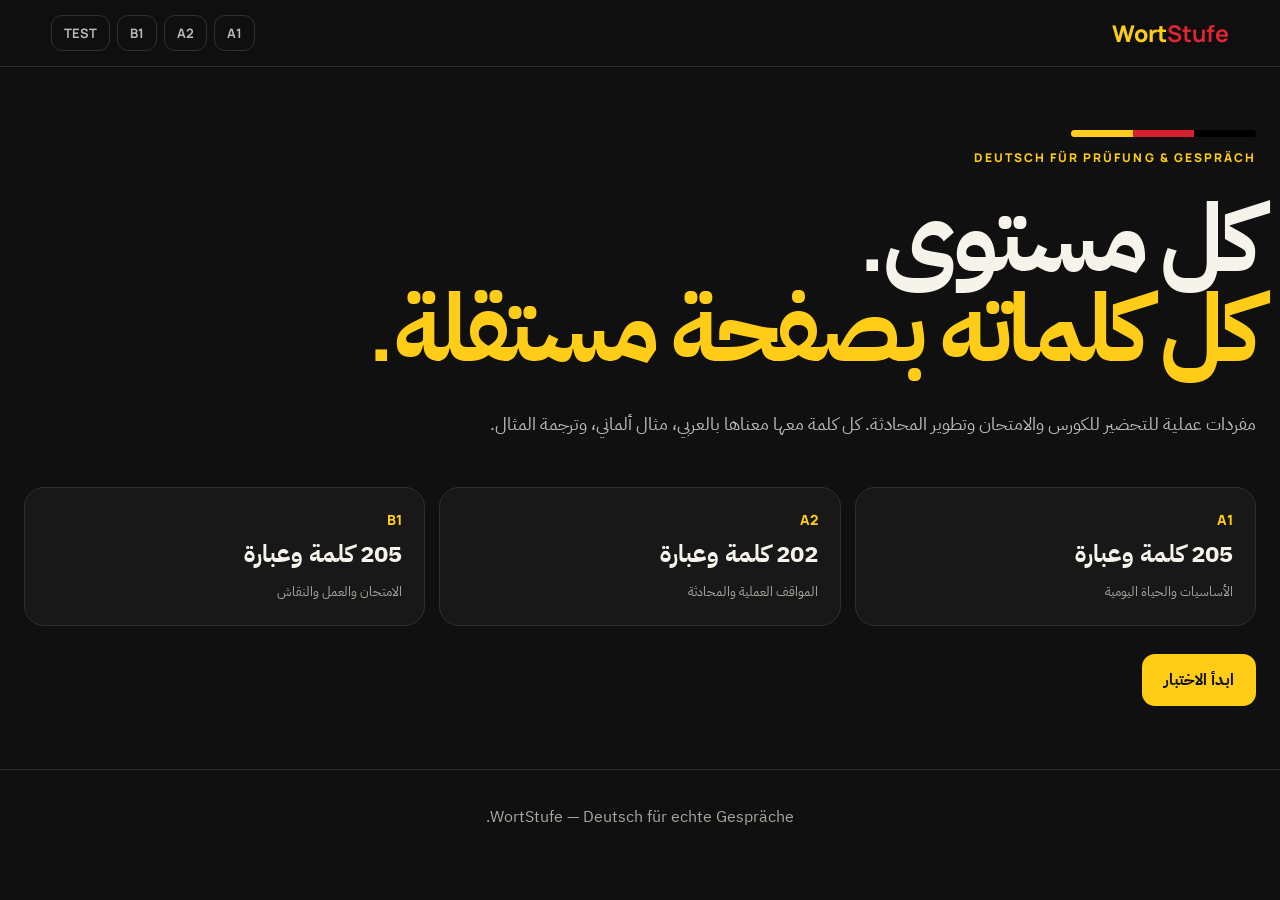
<file: index.html>
<!doctype html><html lang="ar" dir="rtl"><head><title>WortStufe — A1 bis B1</title><meta charset="utf-8"><meta name="viewport" content="width=device-width,initial-scale=1">
<meta name="theme-color" content="#101010"><link rel="preconnect" href="https://fonts.googleapis.com"><link rel="preconnect" href="https://fonts.gstatic.com" crossorigin>
<link href="https://fonts.googleapis.com/css2?family=IBM+Plex+Sans+Arabic:wght@400;500;600;700&family=Manrope:wght@500;600;700;800&display=swap" rel="stylesheet">
<link rel="stylesheet" href="./style.css"></head><body><header class="top"><a class="brand" href="./index.html"><span>Wort</span><b>Stufe</b></a><nav>
<a href="./a1.html">A1</a><a href="./a2.html">A2</a><a href="./b1.html">B1</a><a href="./test.html">TEST</a></nav></header>
<main><section class="hero"><div class="flag"><i></i><i></i><i></i></div><p class="eyebrow">DEUTSCH FÜR PRÜFUNG & GESPRÄCH</p>
<h1>كل مستوى.<br><em>كل كلماته بصفحة مستقلة.</em></h1><p class="lead">مفردات عملية للتحضير للكورس والامتحان وتطوير المحادثة. كل كلمة معها معناها بالعربي، مثال ألماني، وترجمة المثال.</p>
<div class="homecards">
<a href="./a1.html"><span>A1</span><b>205 كلمة وعبارة</b><small>الأساسيات والحياة اليومية</small></a>
<a href="./a2.html"><span>A2</span><b>202 كلمة وعبارة</b><small>المواقف العملية والمحادثة</small></a>
<a href="./b1.html"><span>B1</span><b>205 كلمة وعبارة</b><small>الامتحان والعمل والنقاش</small></a>
</div><a class="primary" href="./test.html">ابدأ الاختبار</a></section></main>
<footer>WortStufe — Deutsch für echte Gespräche.</footer></body></html>
</file>
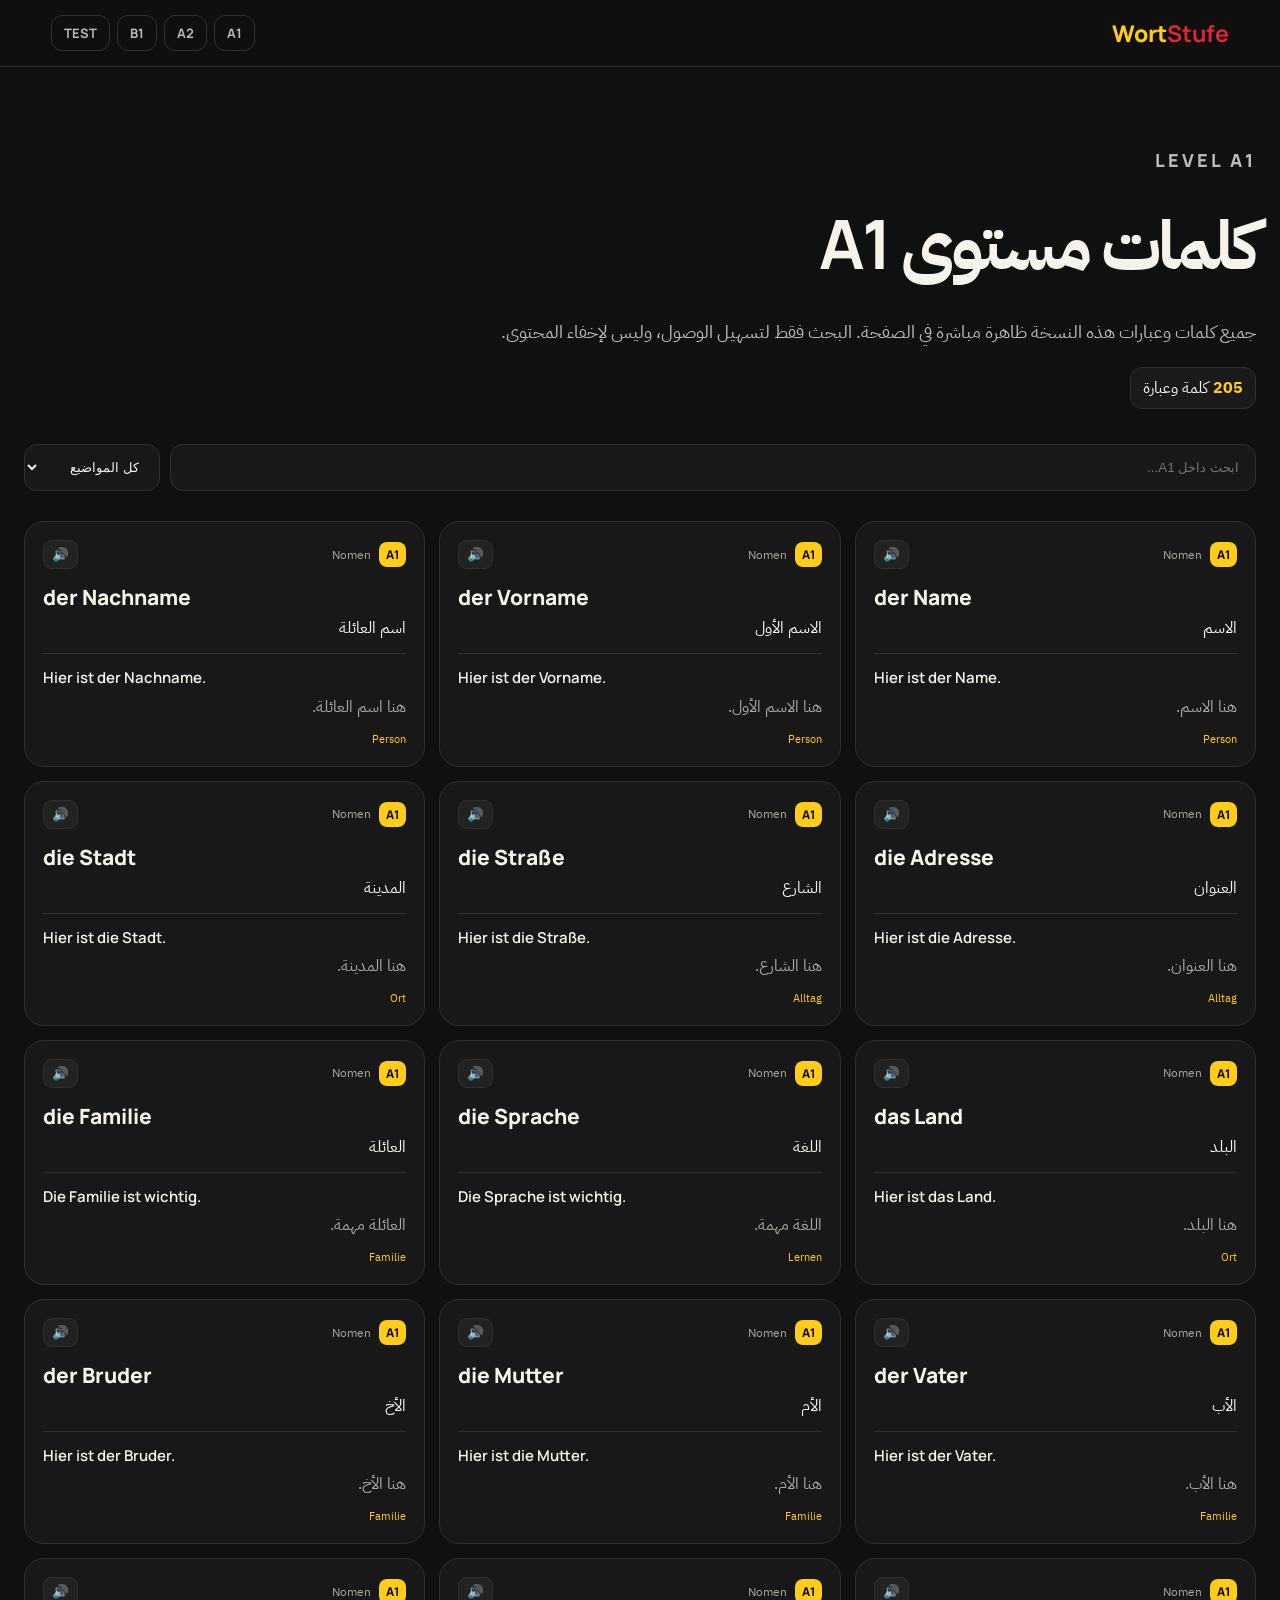
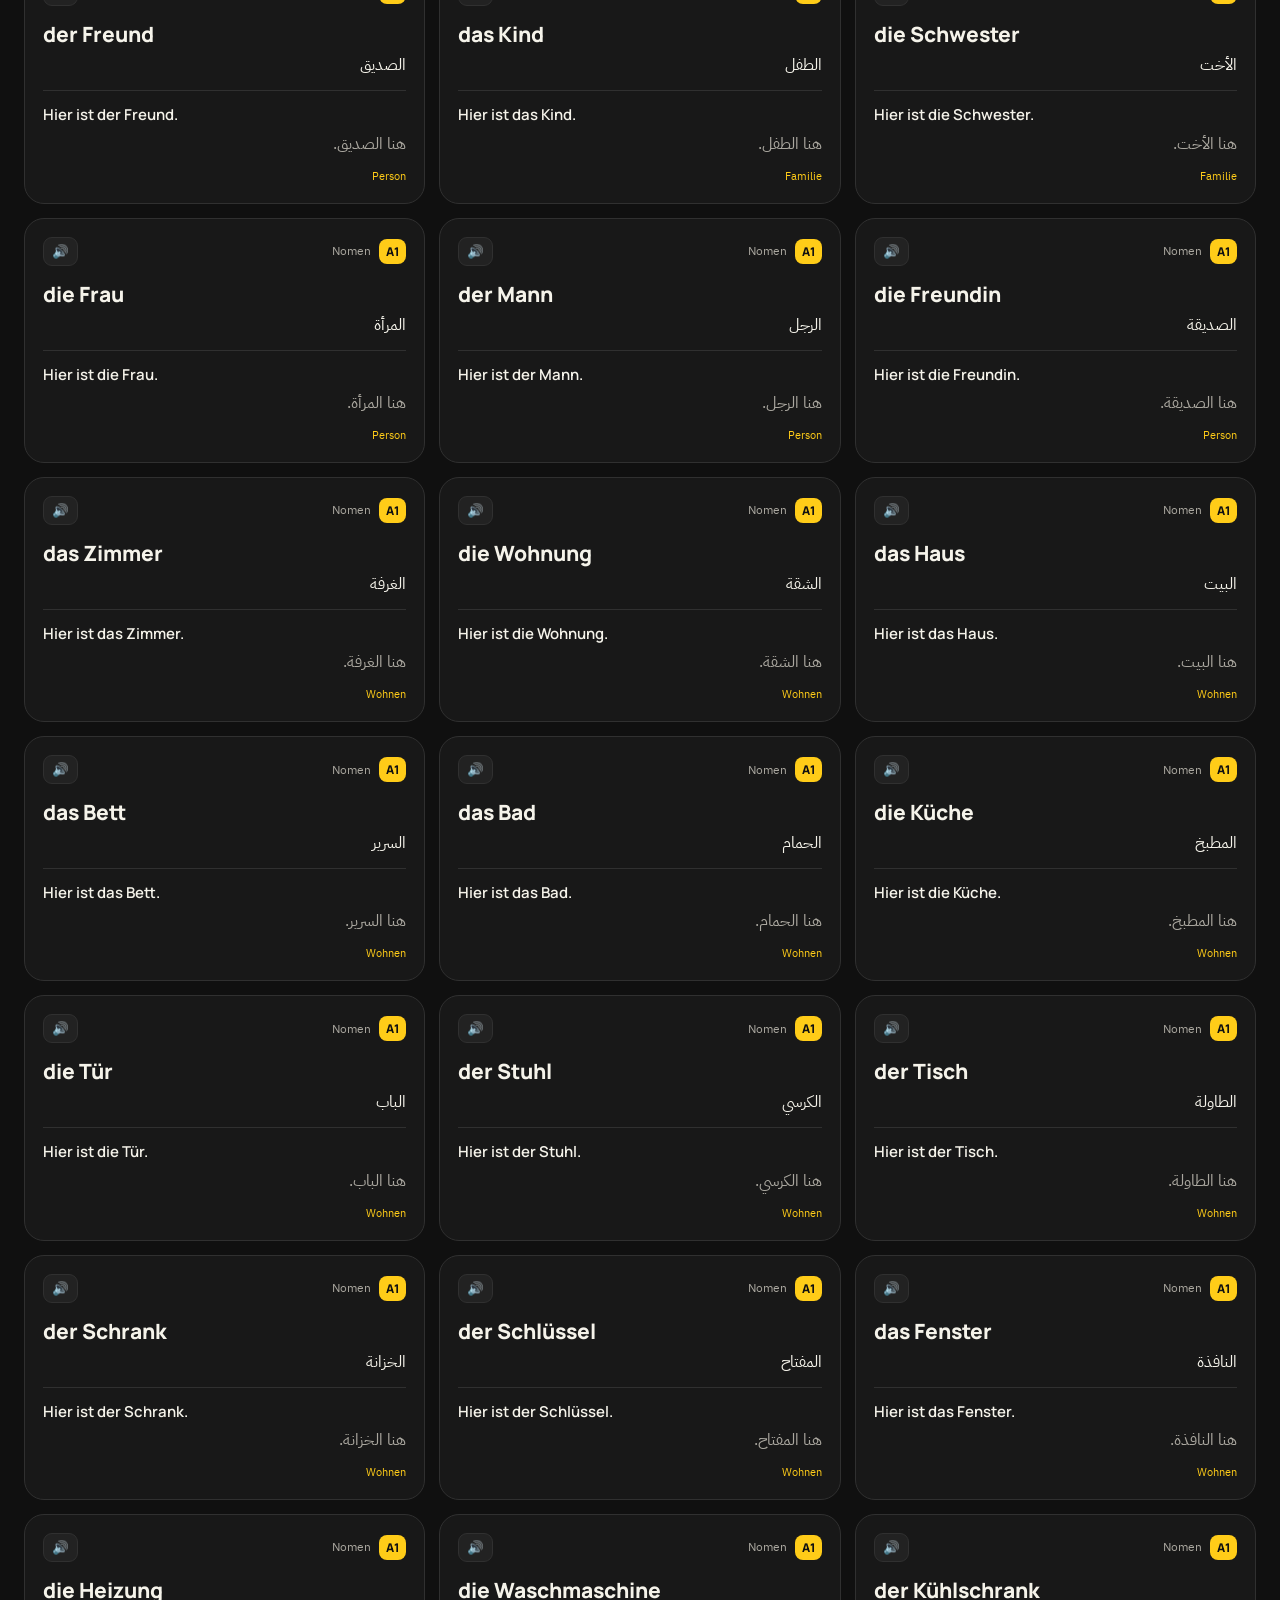
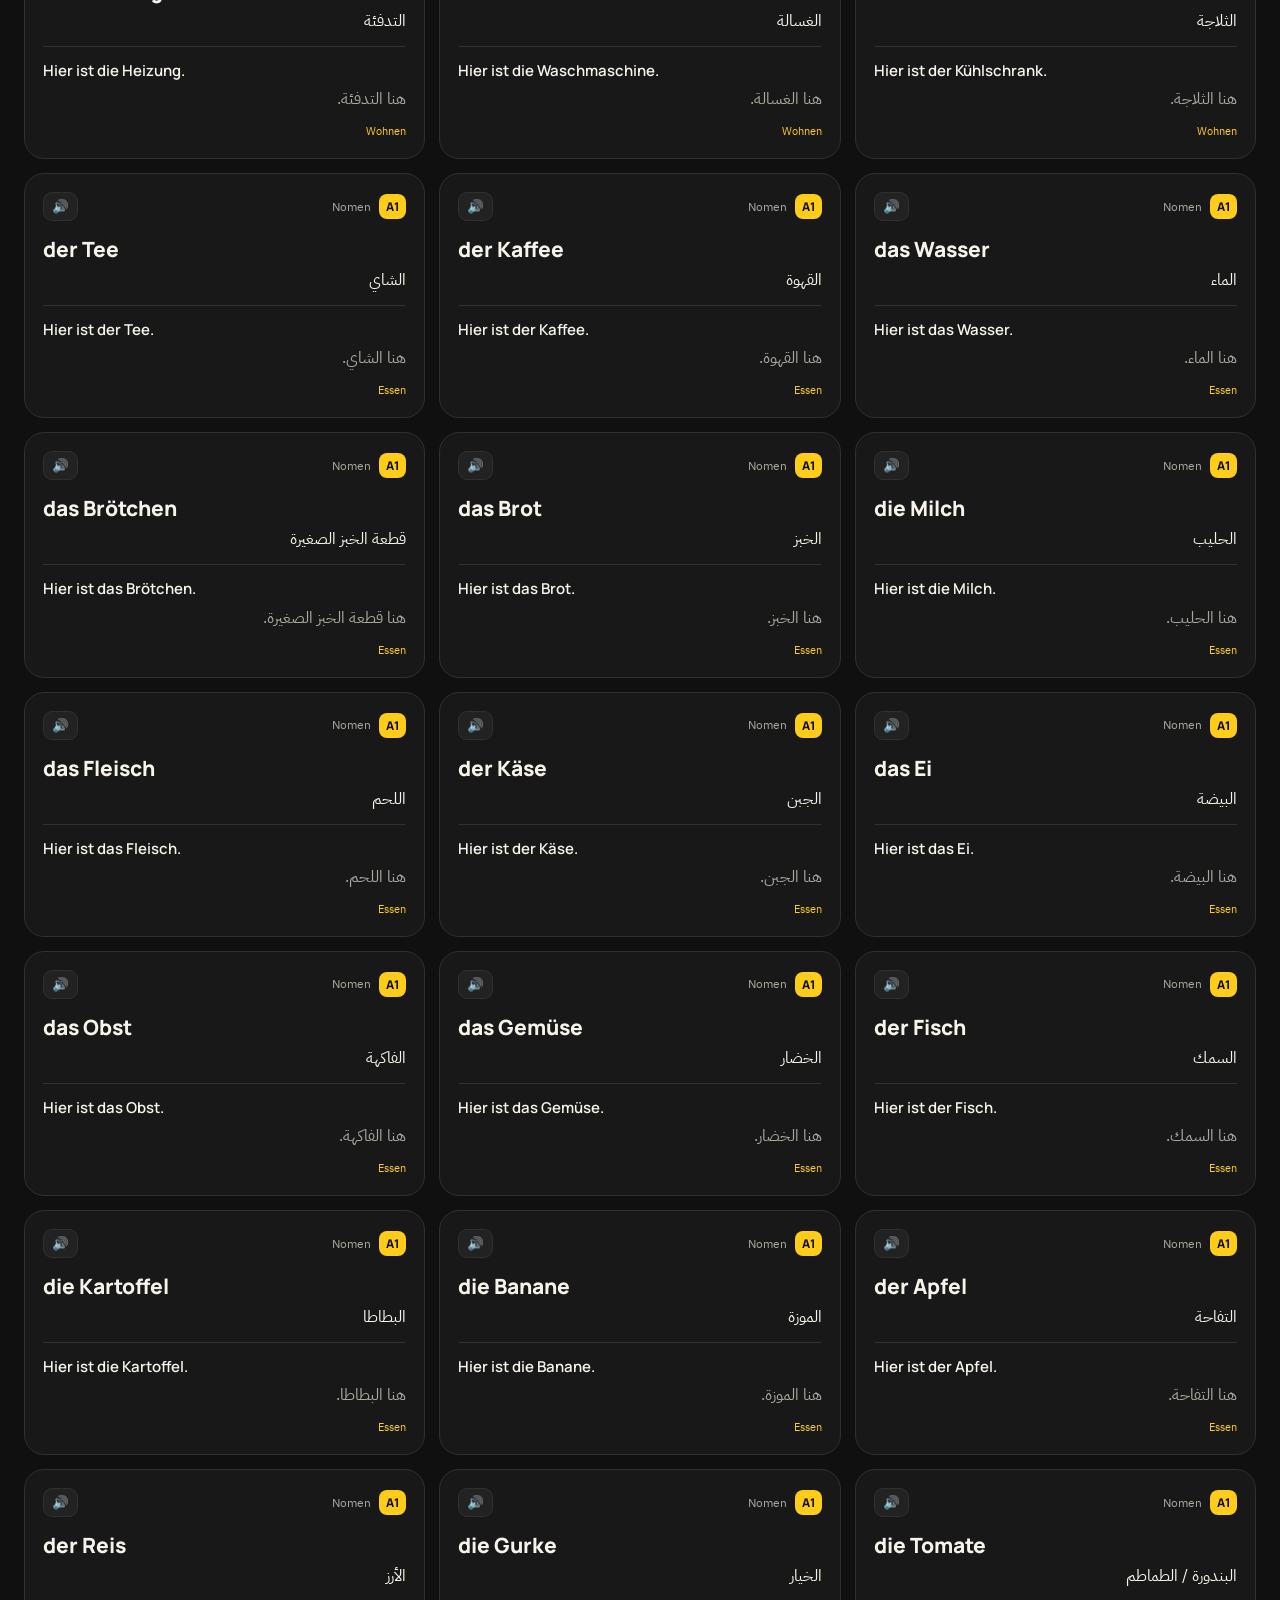
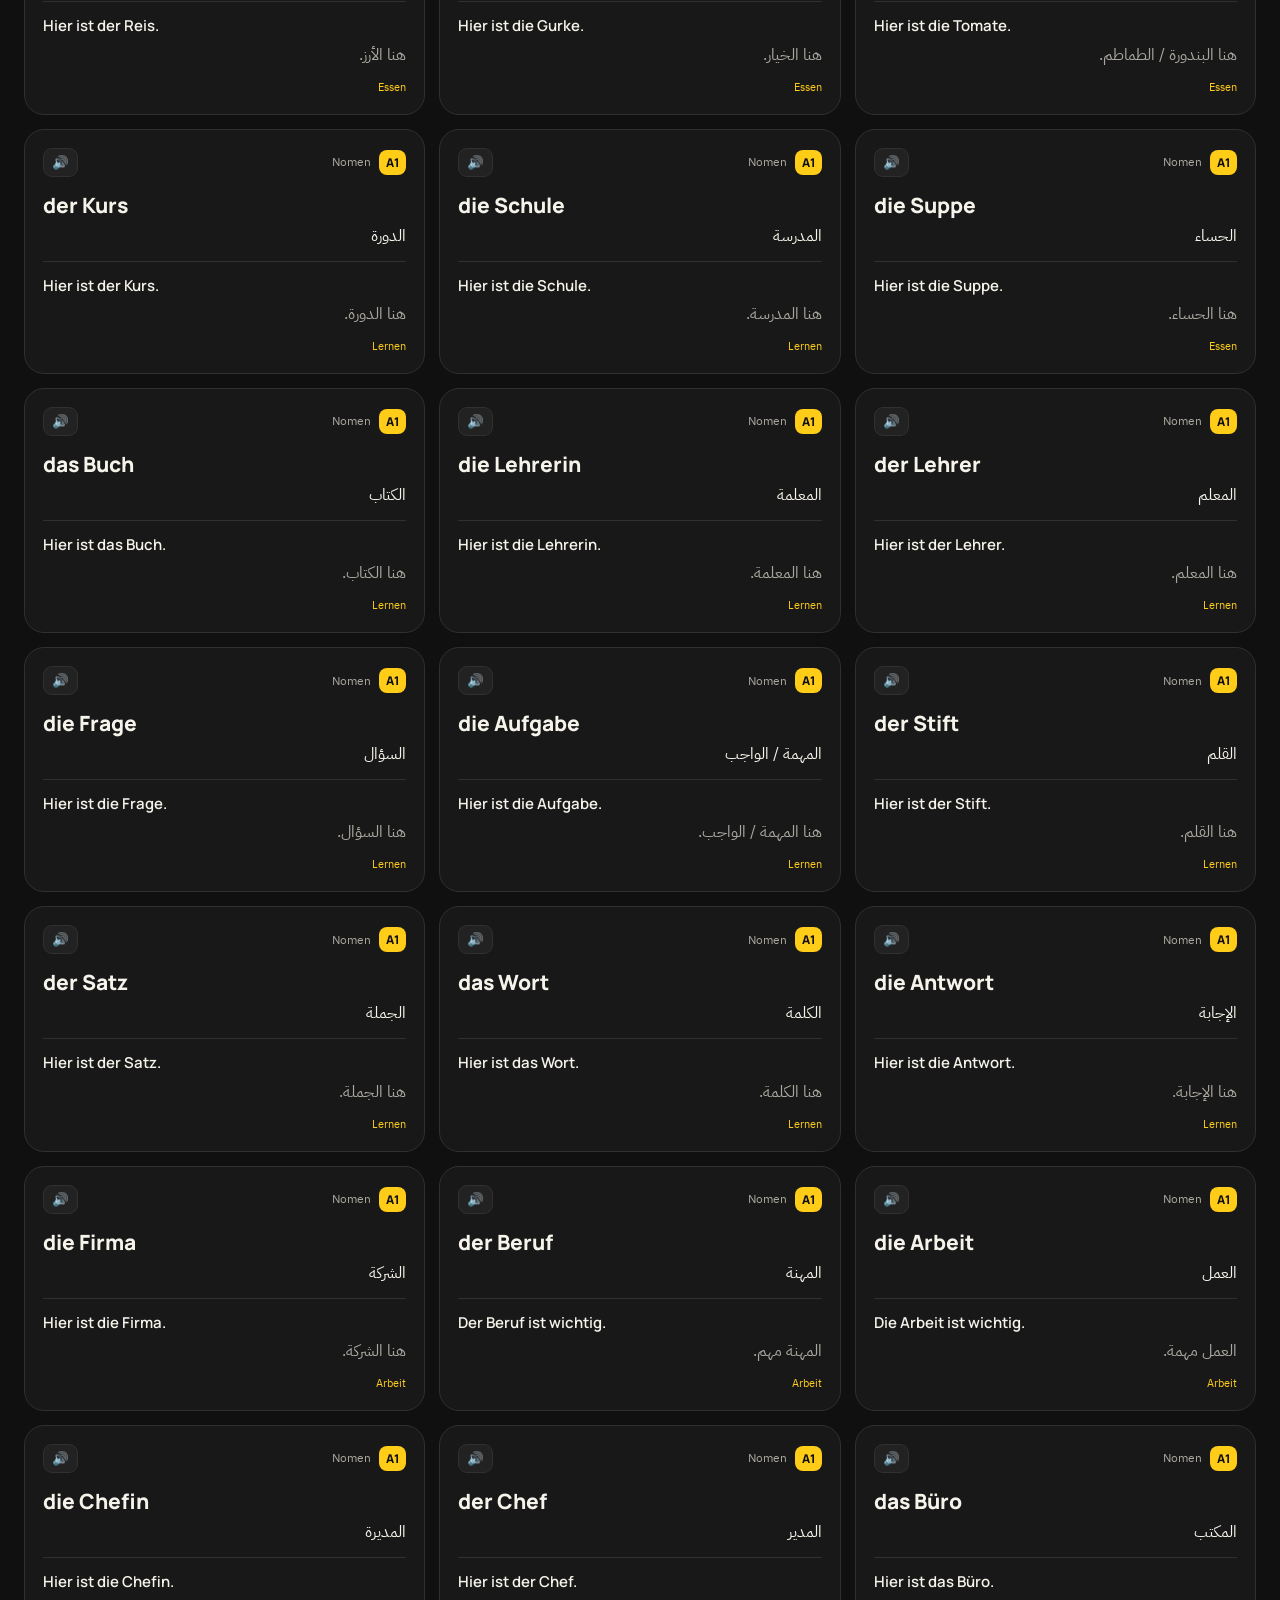
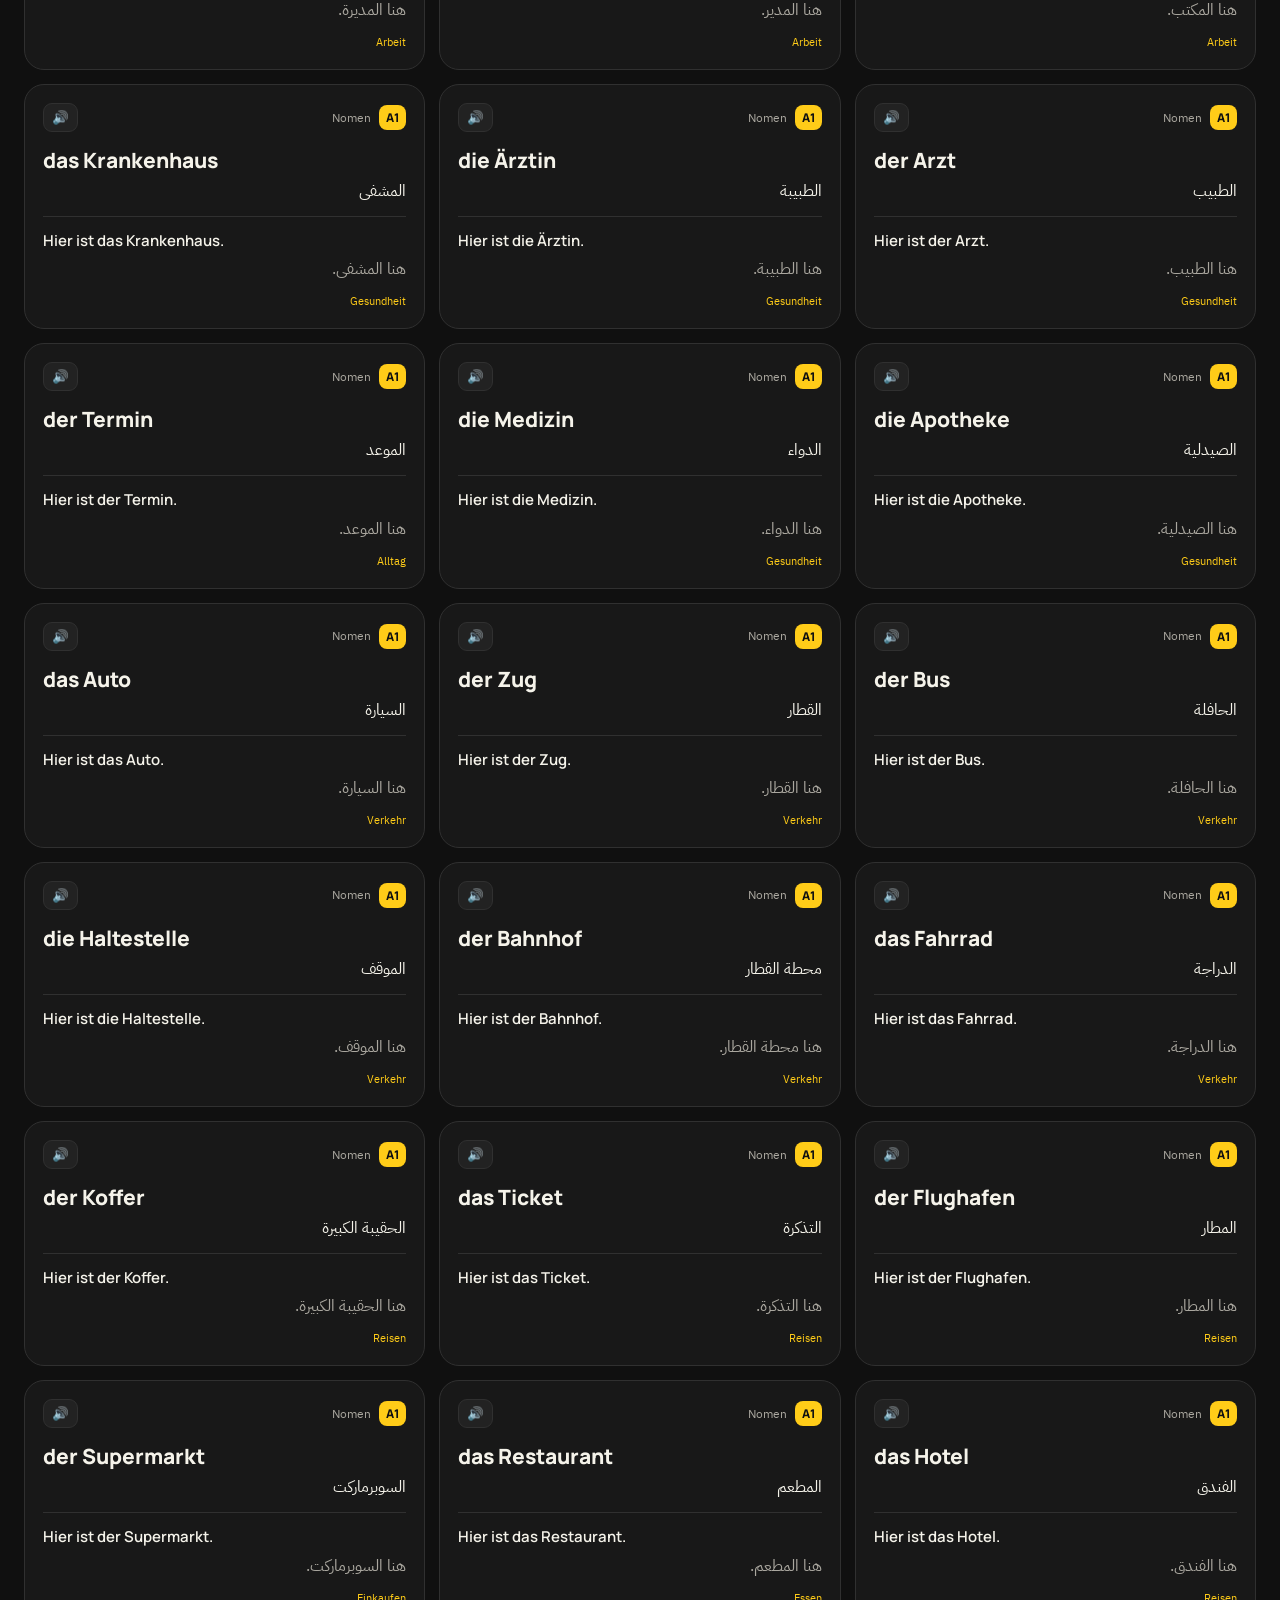
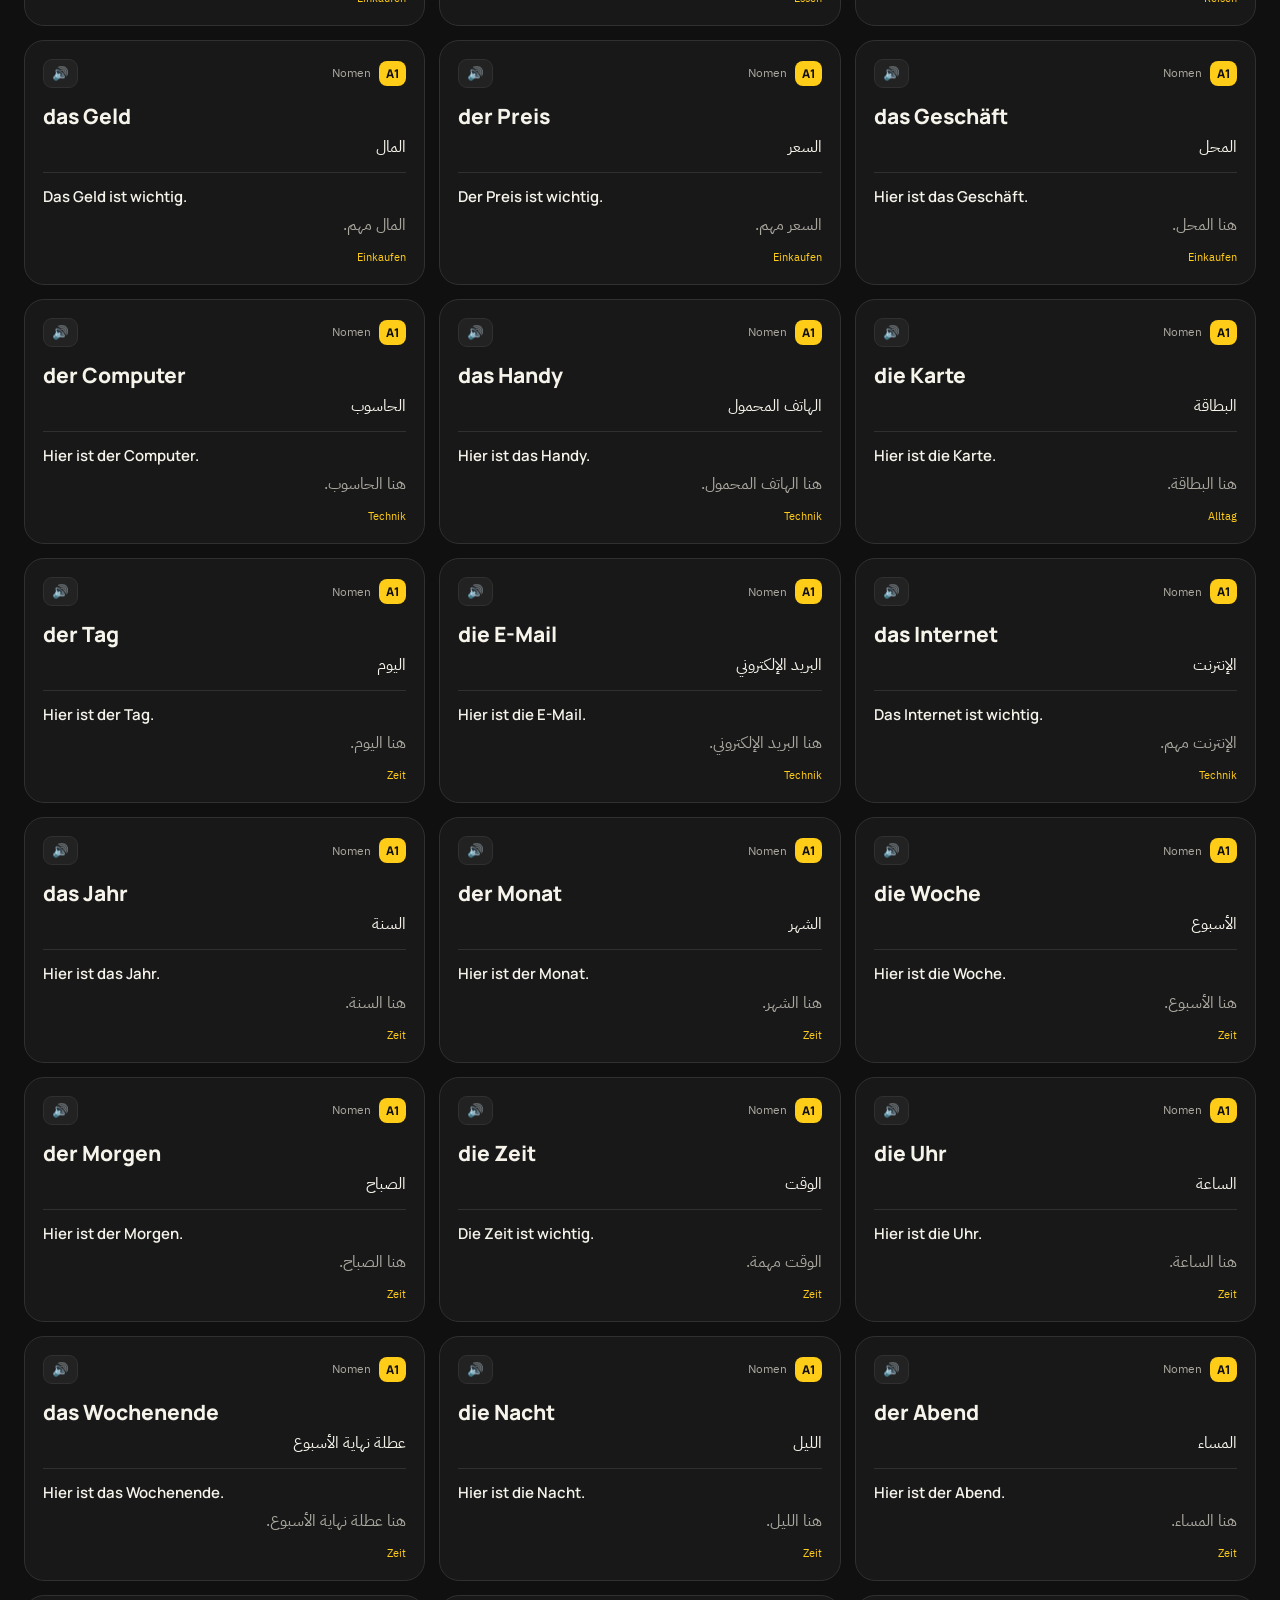
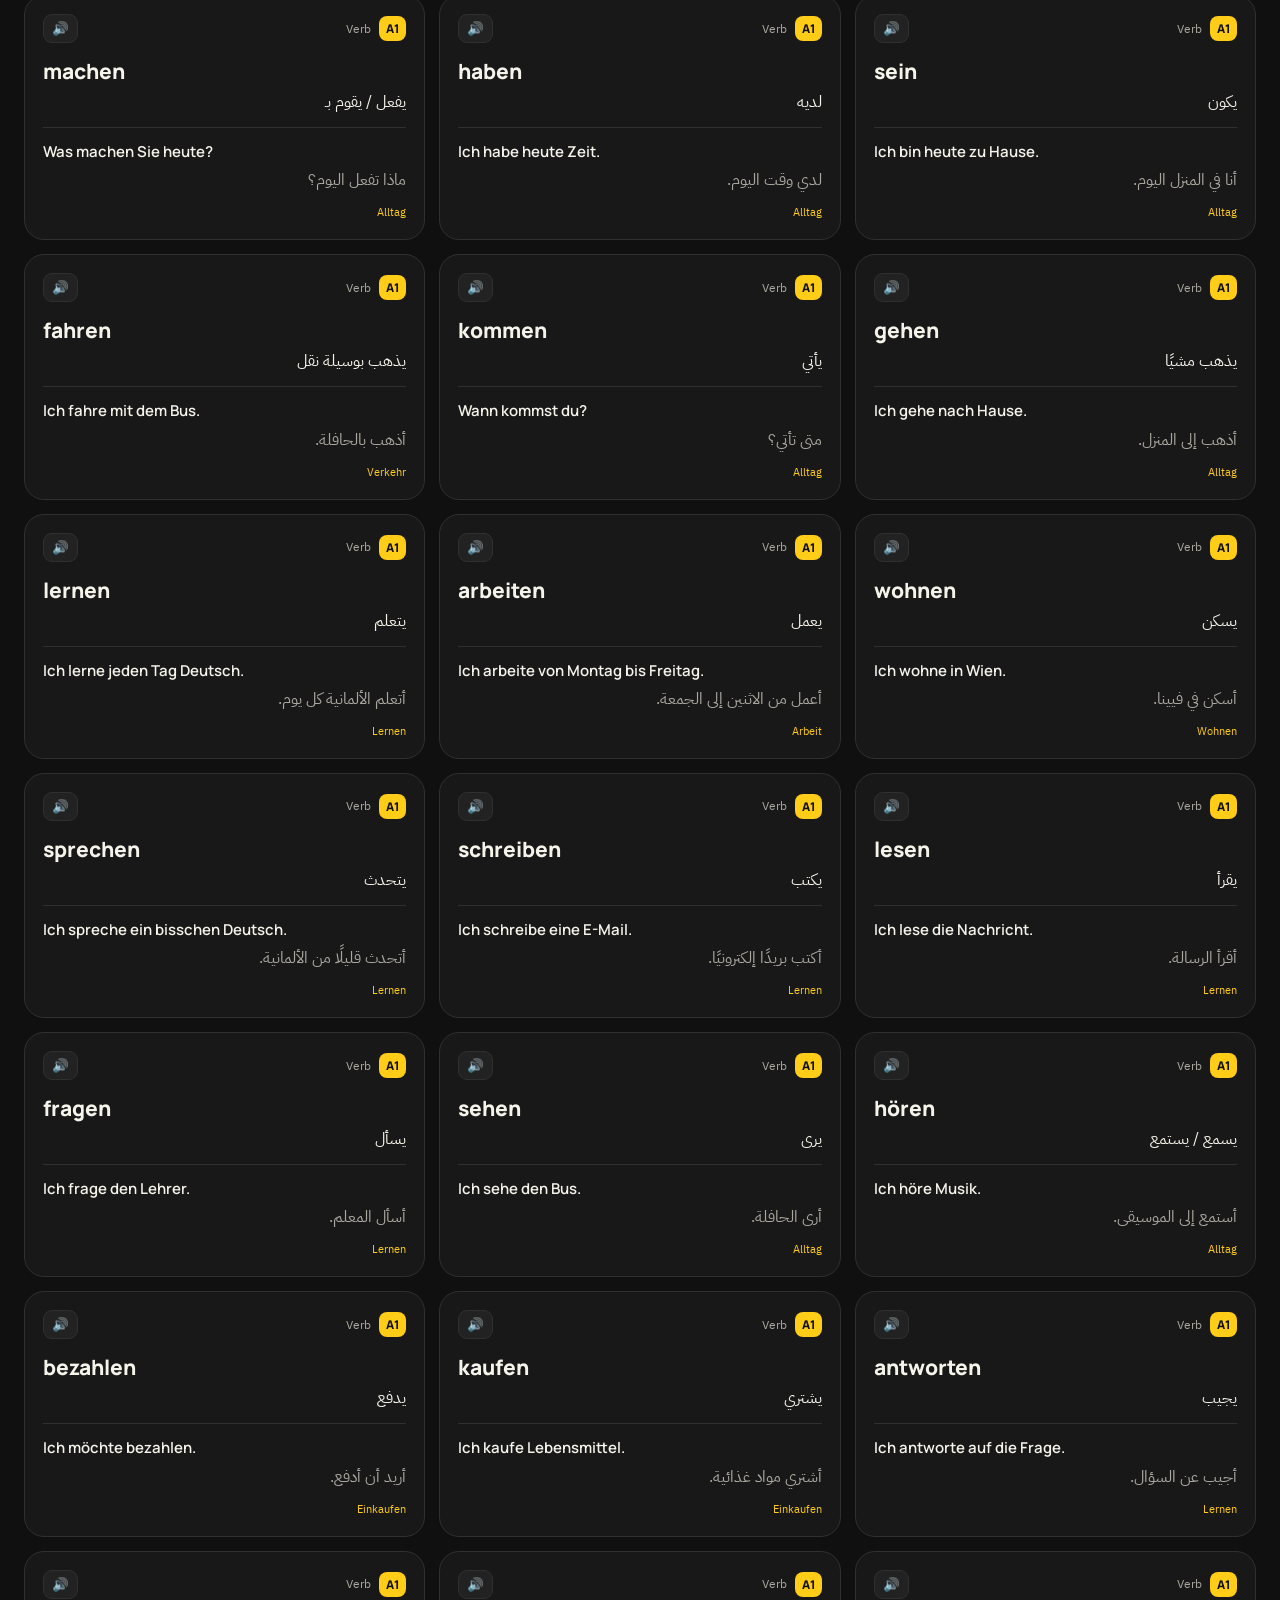
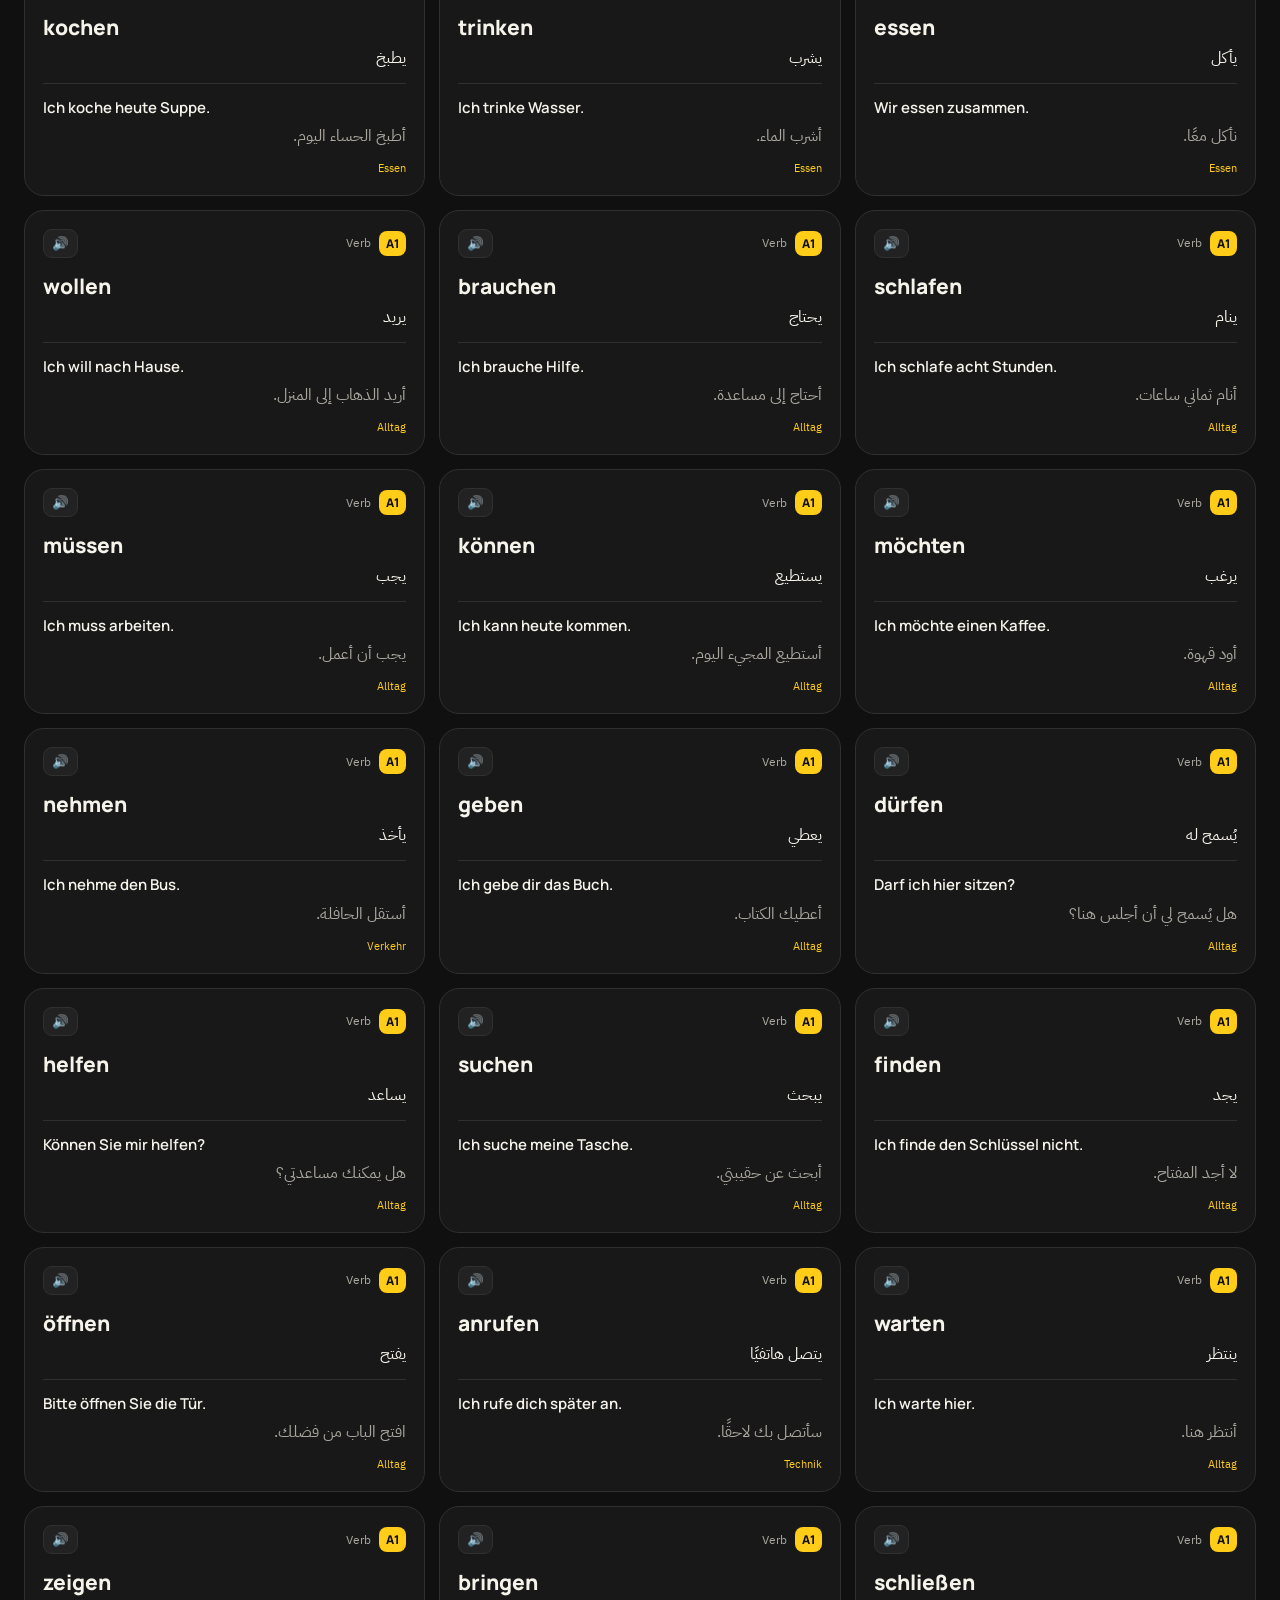
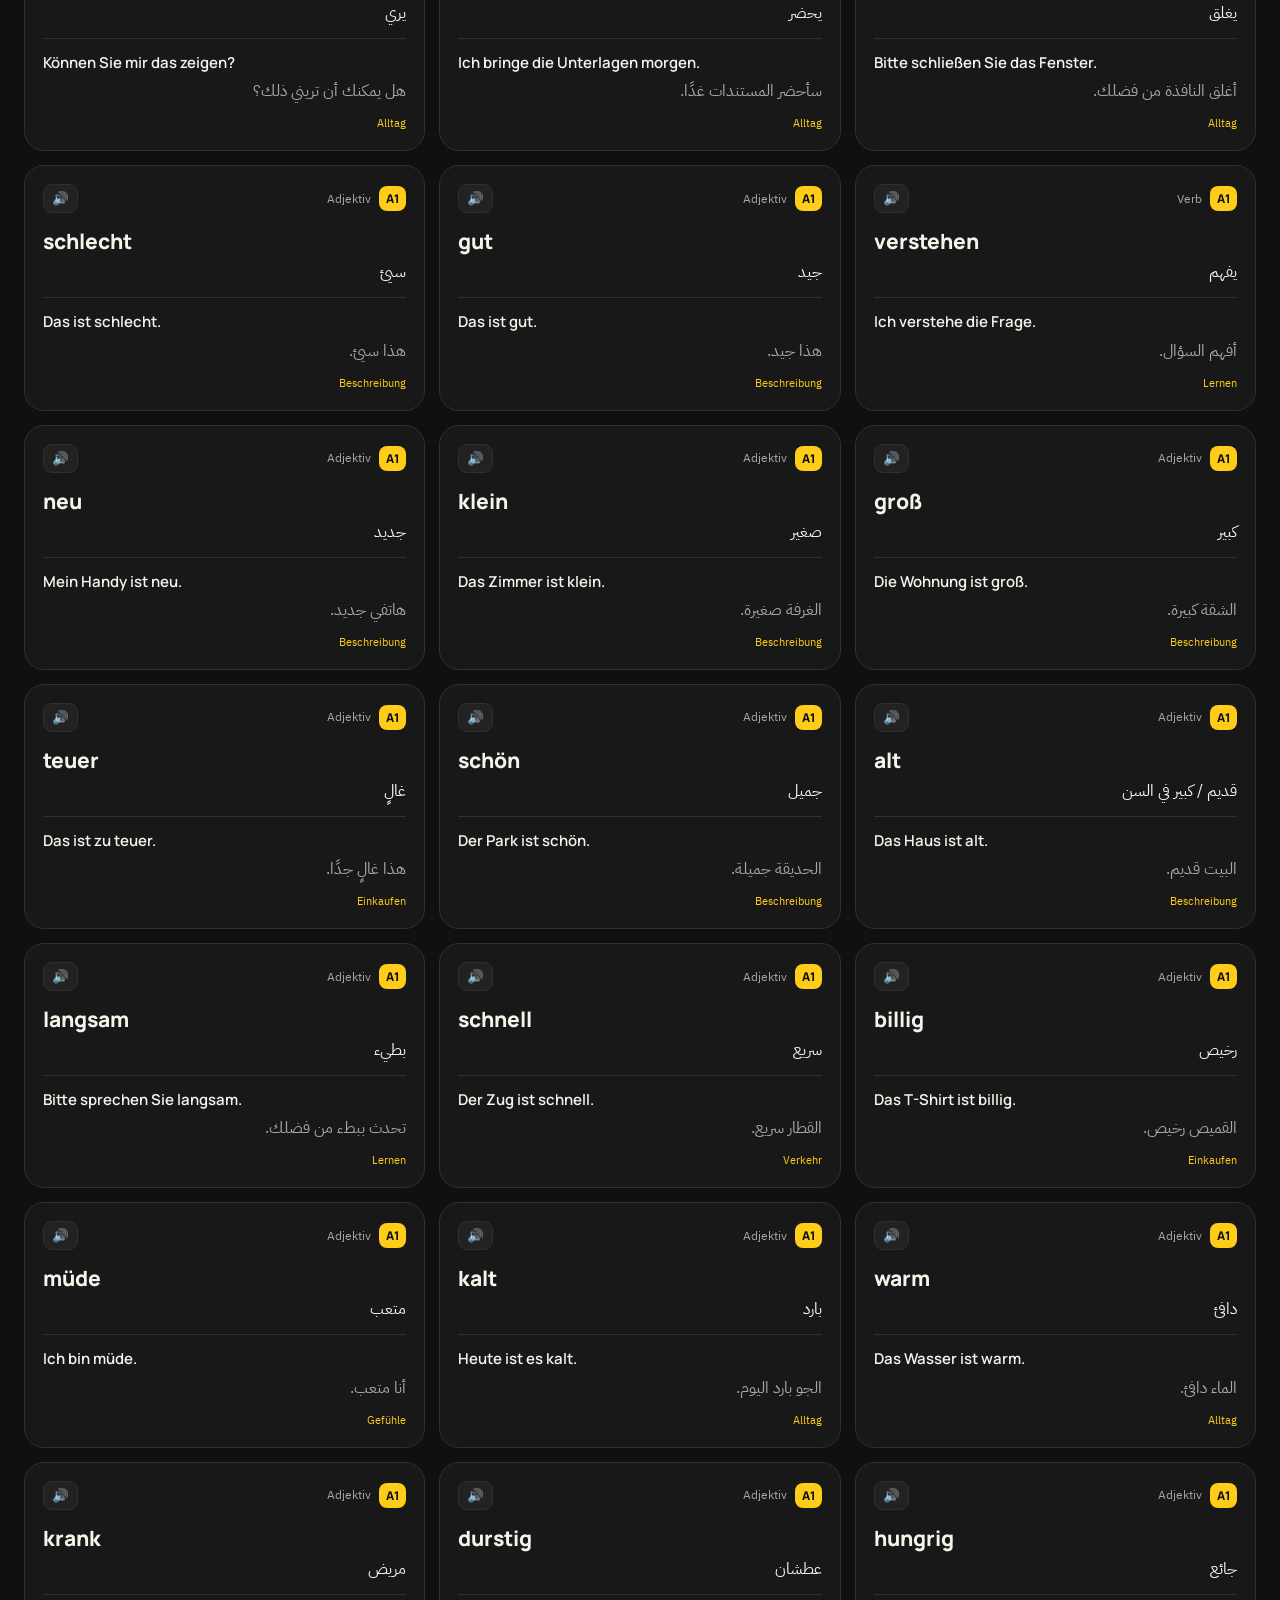
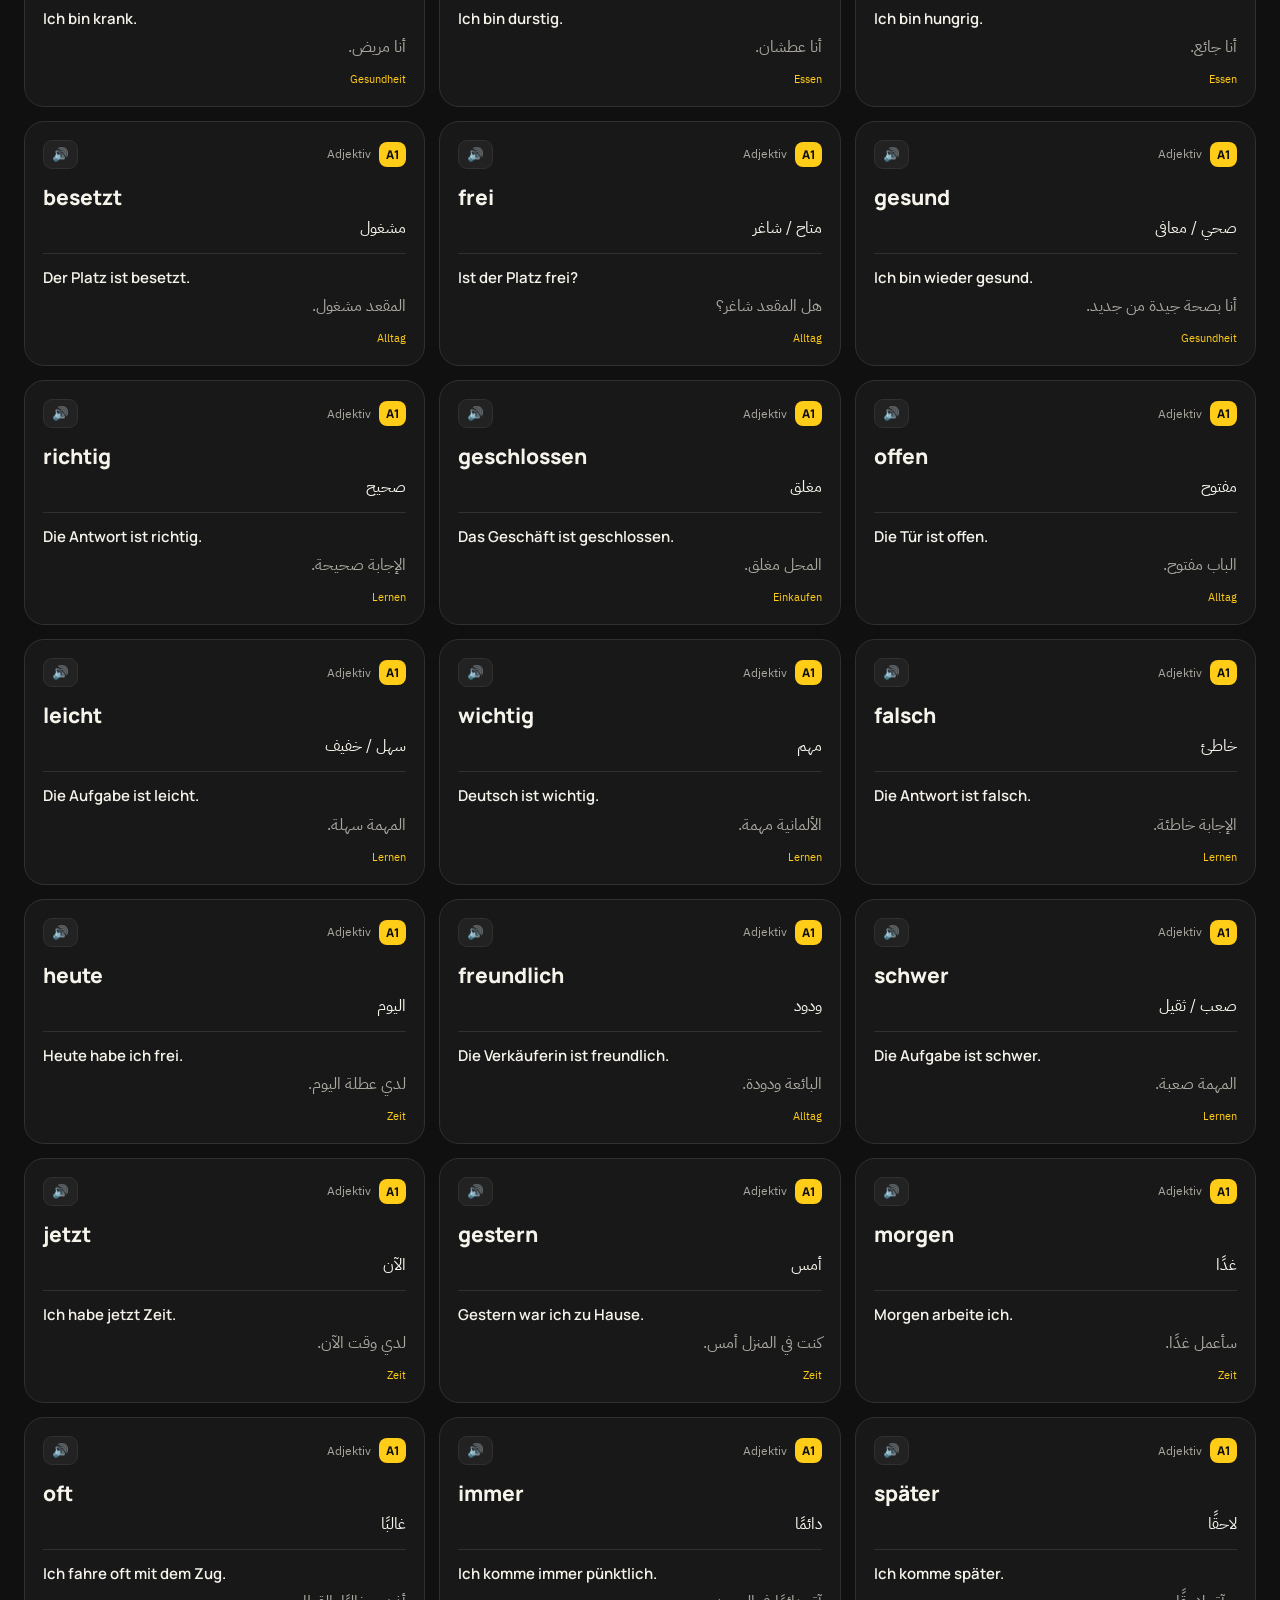
<file: a1.html>
<!doctype html><html lang="ar" dir="rtl"><head><title>WortStufe A1</title><meta charset="utf-8"><meta name="viewport" content="width=device-width,initial-scale=1">
<meta name="theme-color" content="#101010"><link rel="preconnect" href="https://fonts.googleapis.com"><link rel="preconnect" href="https://fonts.gstatic.com" crossorigin>
<link href="https://fonts.googleapis.com/css2?family=IBM+Plex+Sans+Arabic:wght@400;500;600;700&family=Manrope:wght@500;600;700;800&display=swap" rel="stylesheet">
<link rel="stylesheet" href="./style.css"></head><body><header class="top"><a class="brand" href="./index.html"><span>Wort</span><b>Stufe</b></a><nav>
<a href="./a1.html">A1</a><a href="./a2.html">A2</a><a href="./b1.html">B1</a><a href="./test.html">TEST</a></nav></header>
<main><section class="levelhero"><p class="eyebrow">LEVEL A1</p><h1>كلمات مستوى A1</h1>
<p>جميع كلمات وعبارات هذه النسخة ظاهرة مباشرة في الصفحة. البحث فقط لتسهيل الوصول، وليس لإخفاء المحتوى.</p>
<div class="meta"><b id="count">0</b> كلمة وعبارة</div></section>
<div class="toolbar"><input id="search" placeholder="ابحث داخل A1..."><select id="category"><option value="">كل المواضيع</option></select></div>
<div id="list" class="vocabgrid"></div></main>
<script>window.LEVEL="A1"</script><script src="./lexicon.js"></script><script src="./app.js"></script></body></html>
</file>
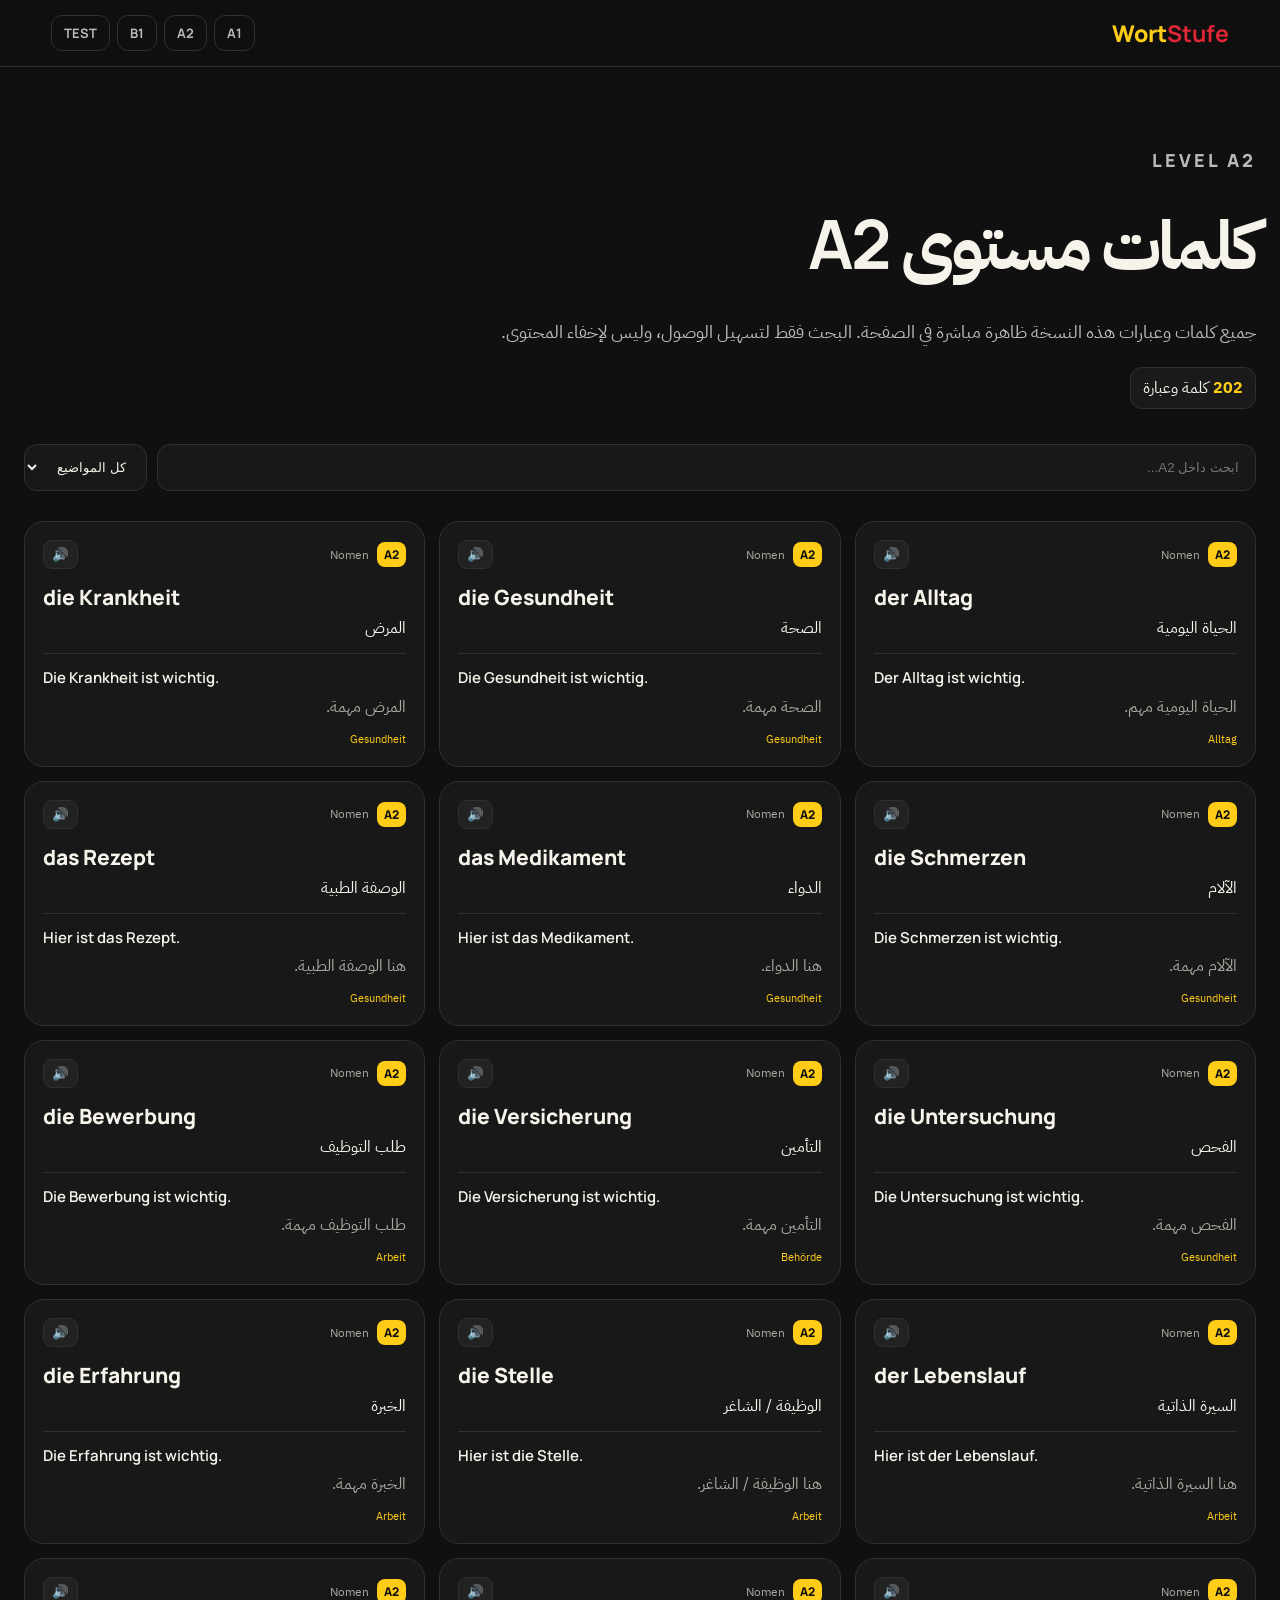
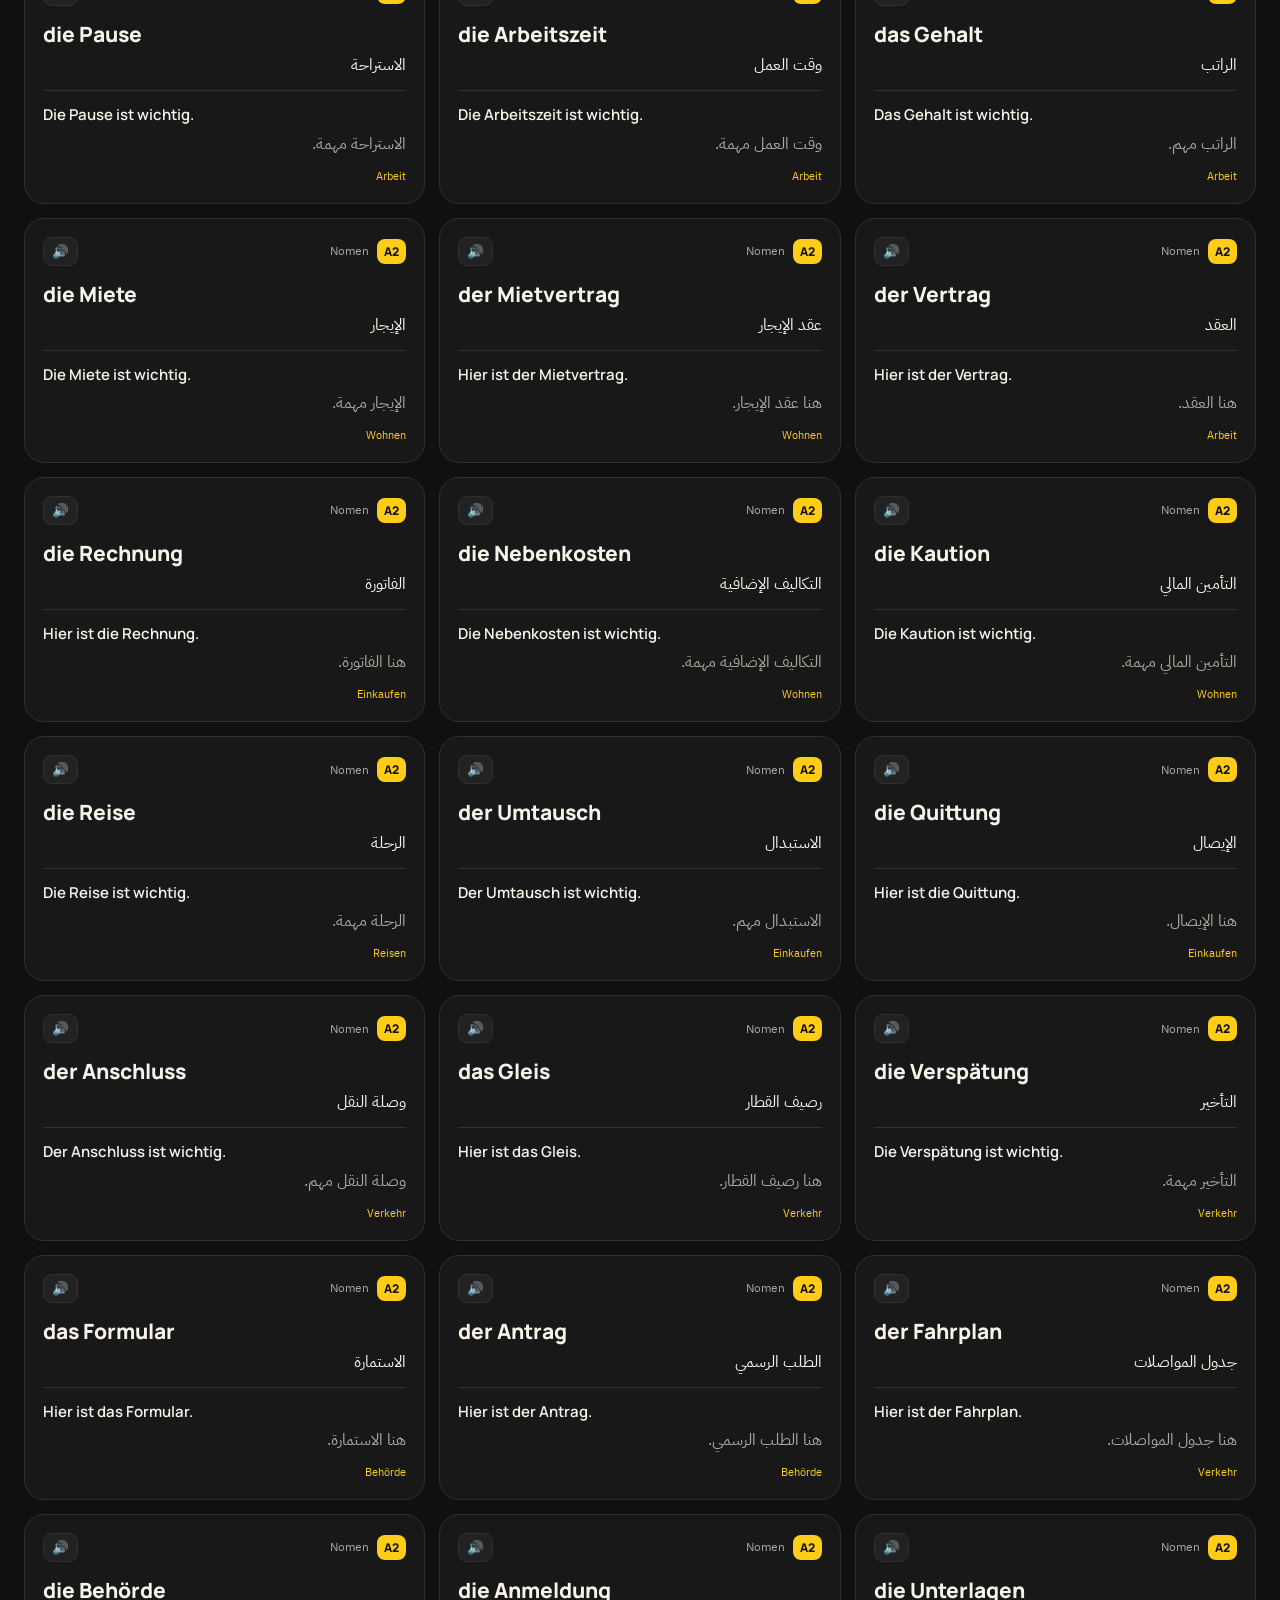
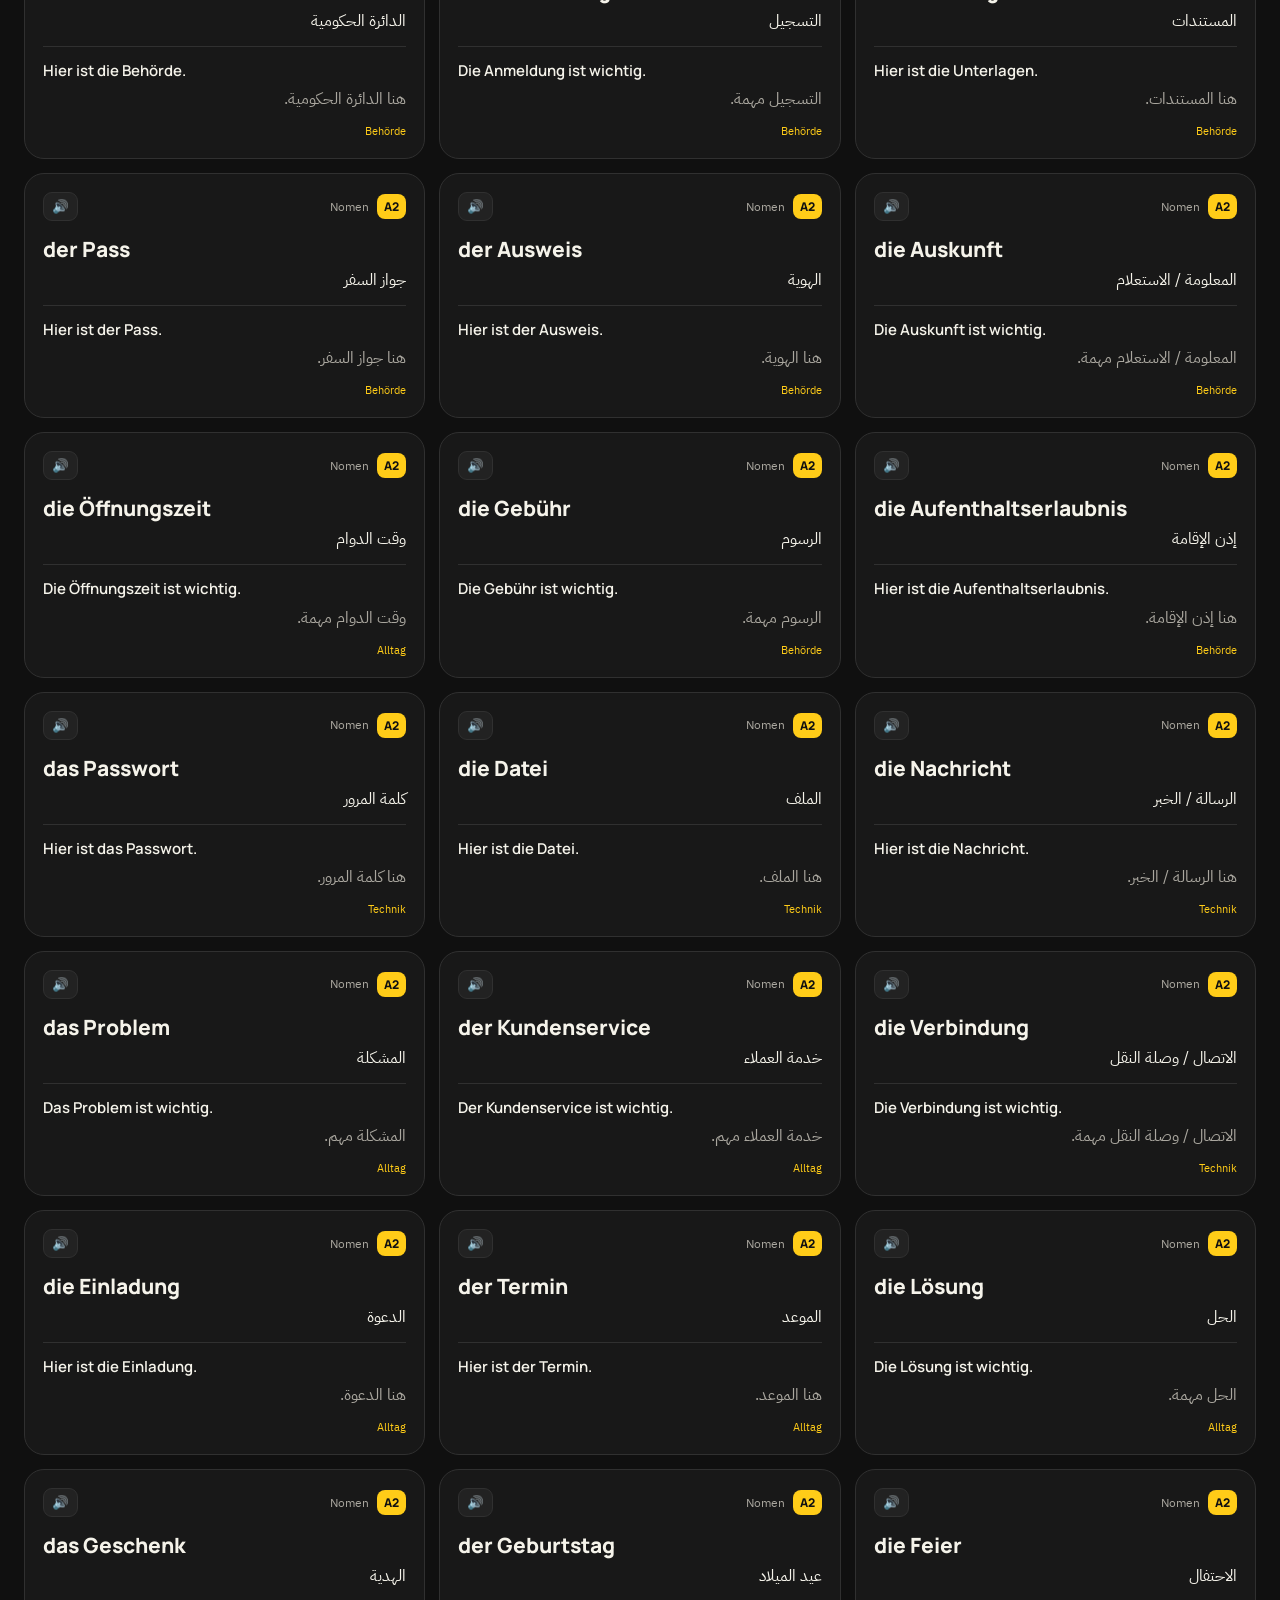
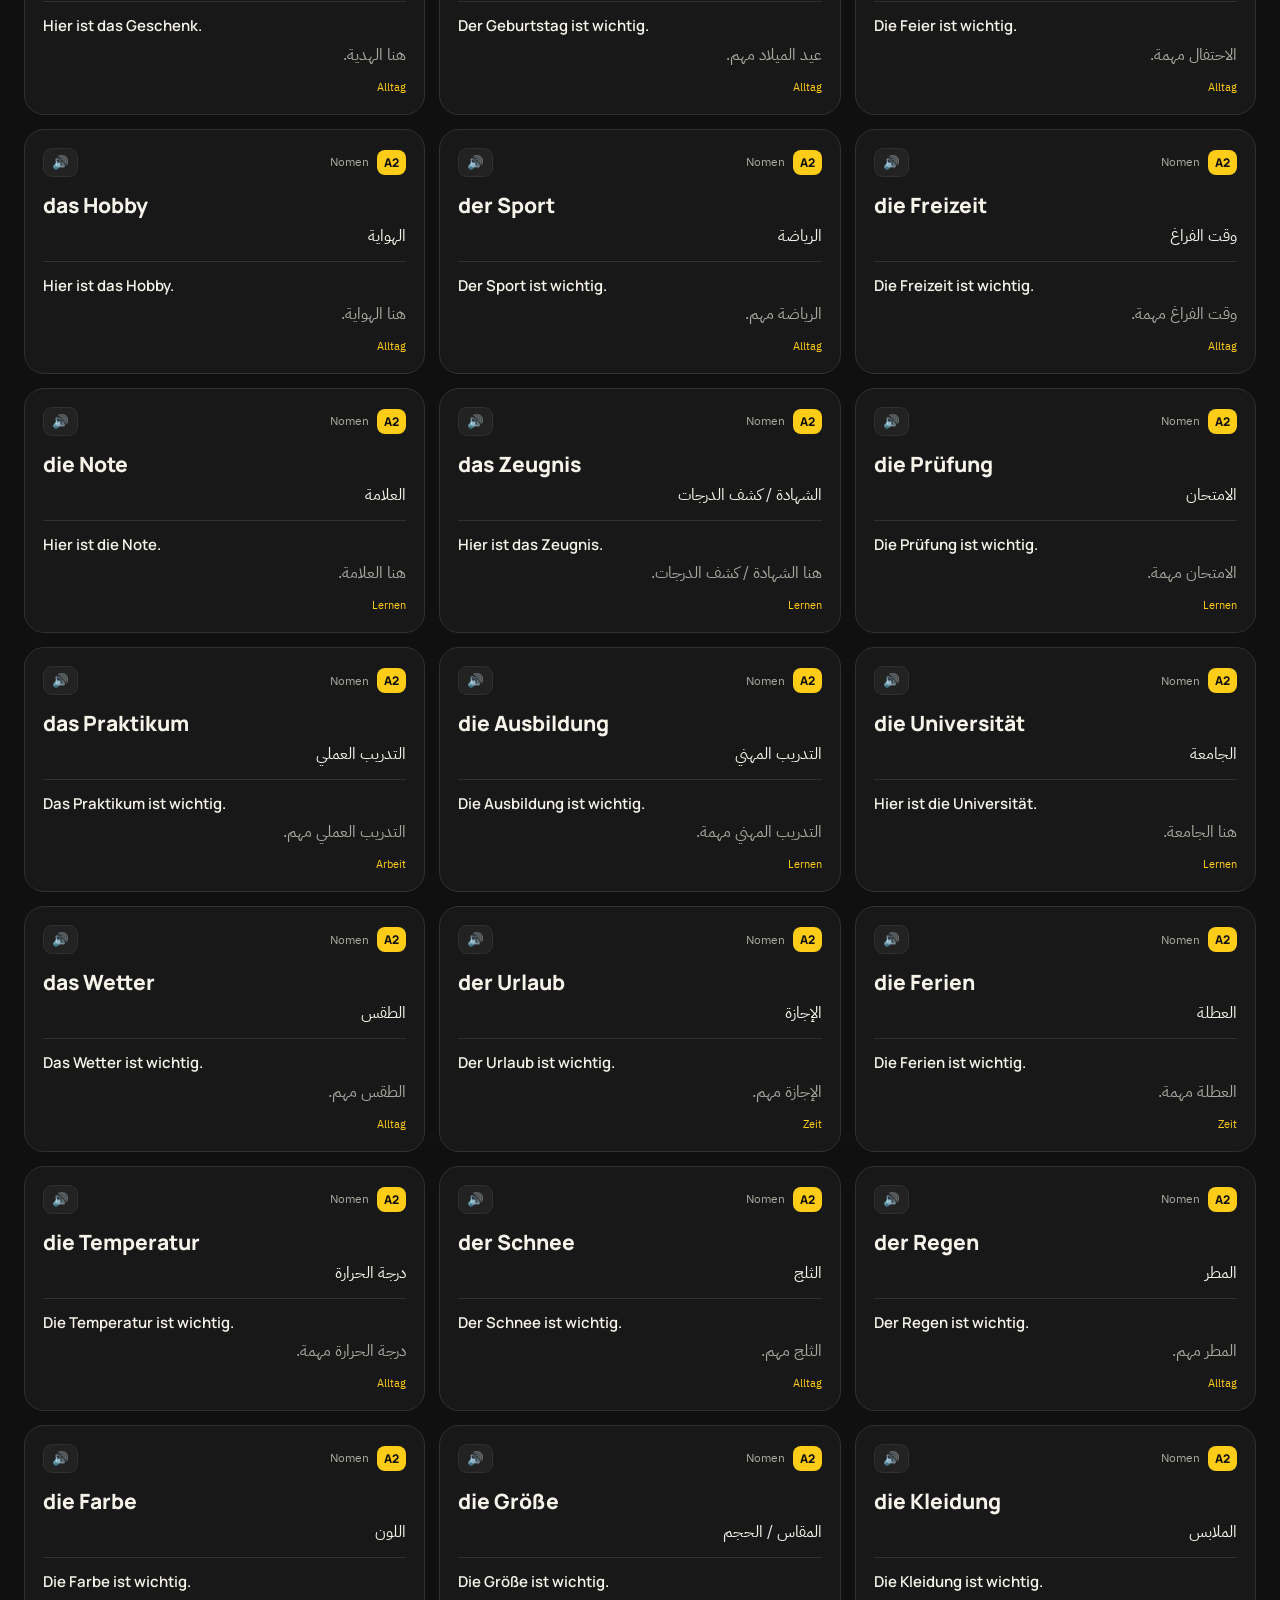
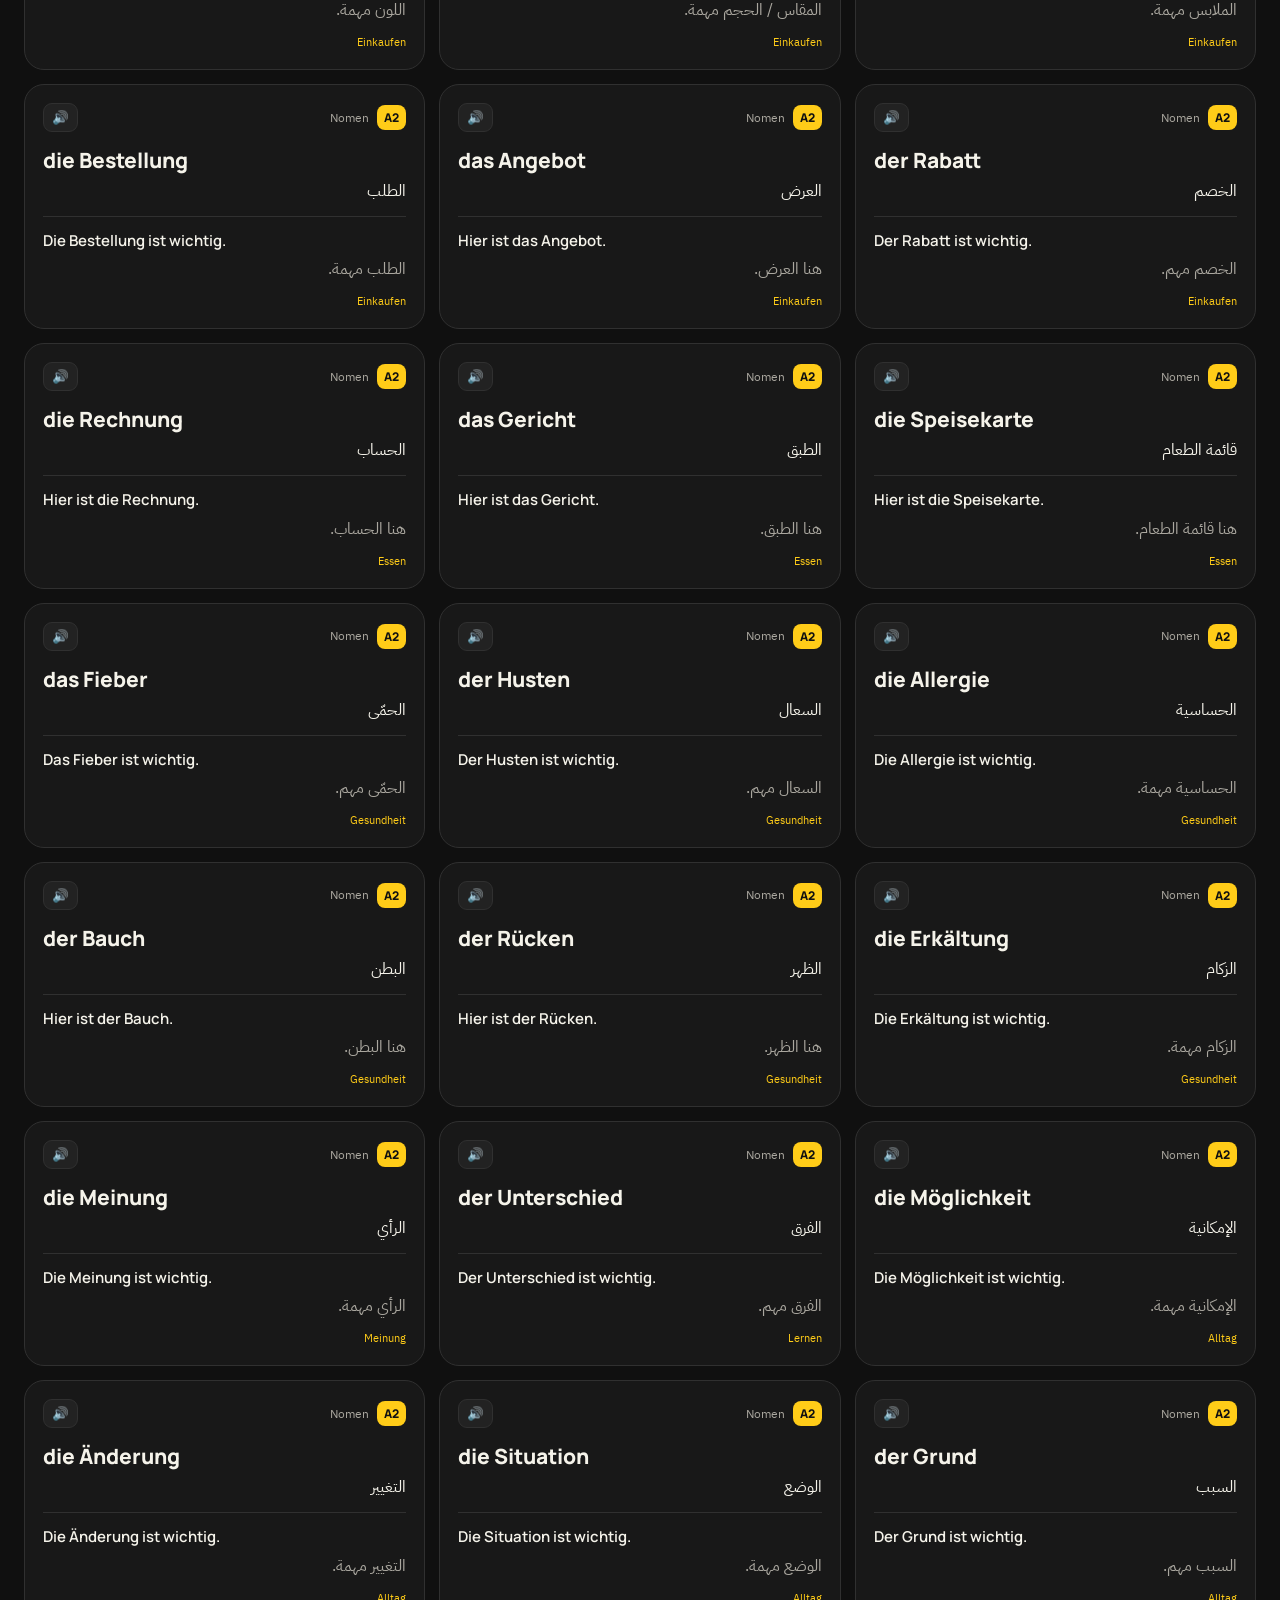
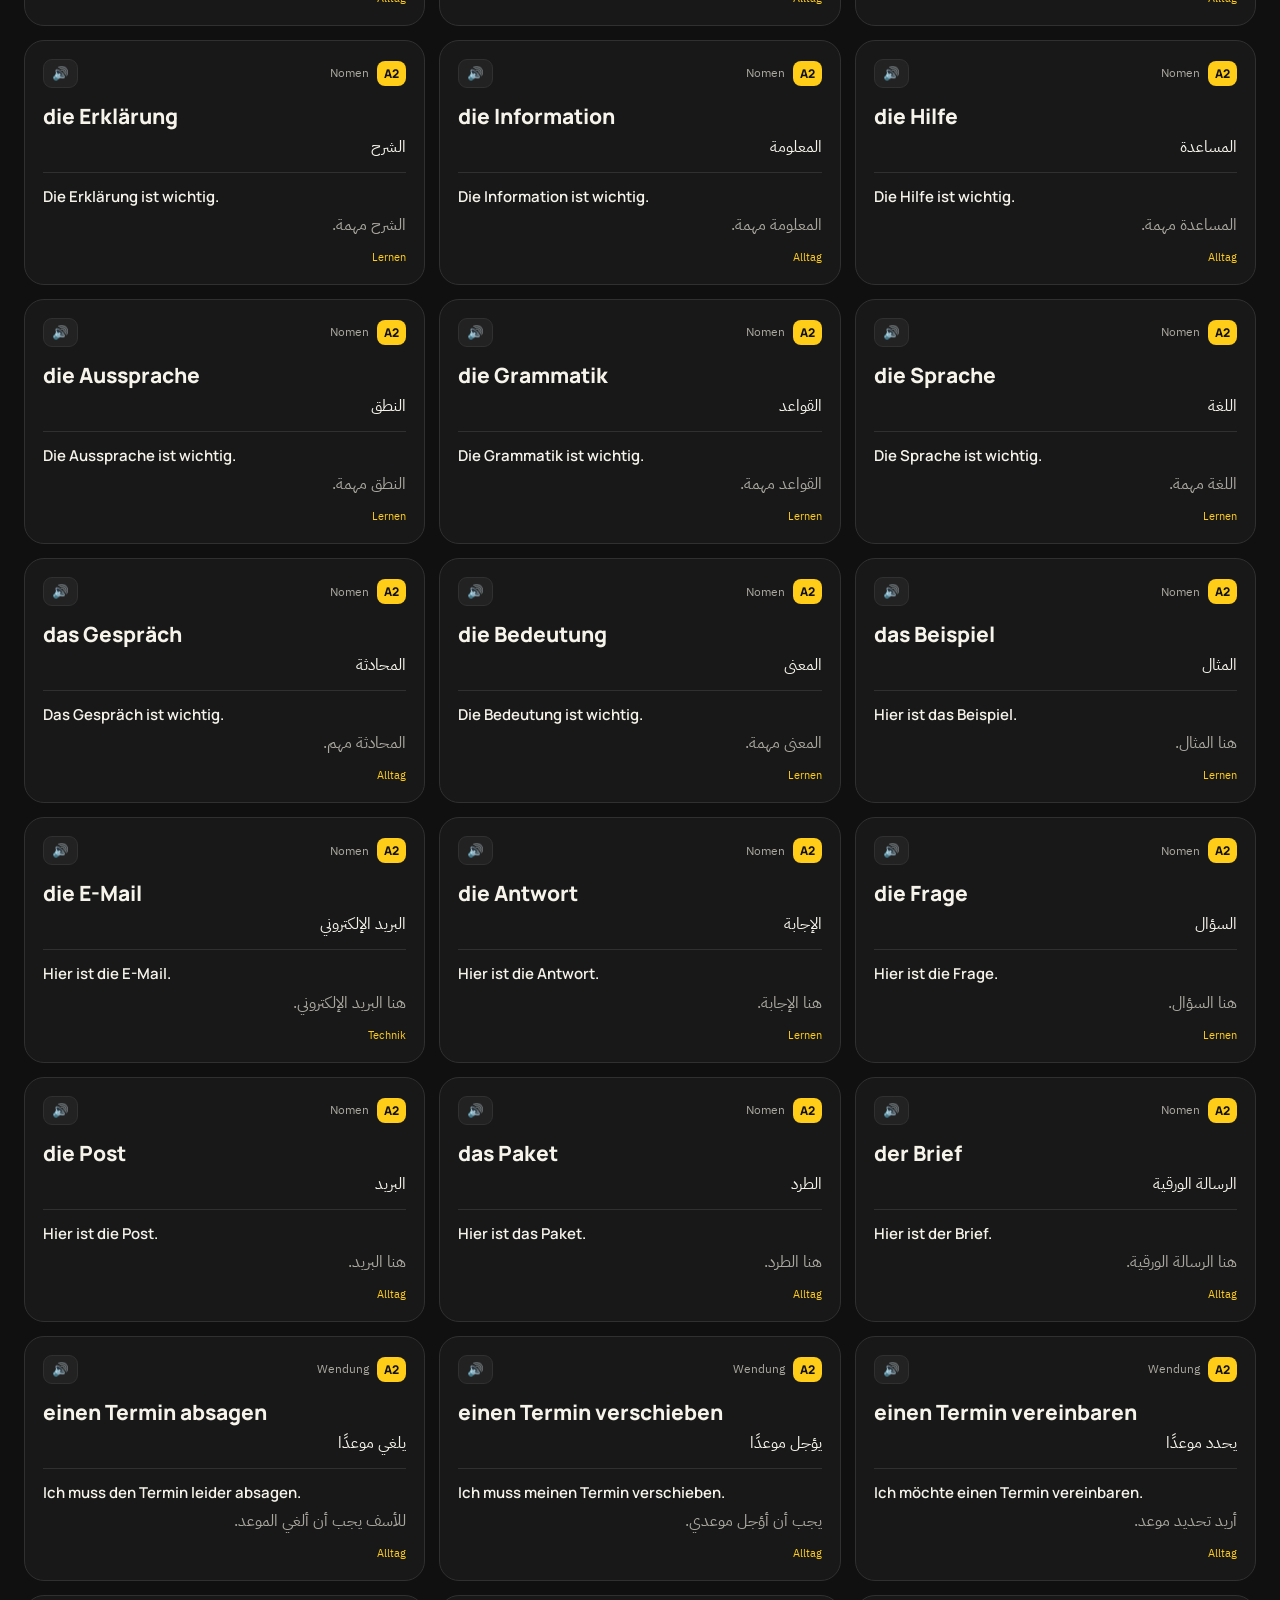
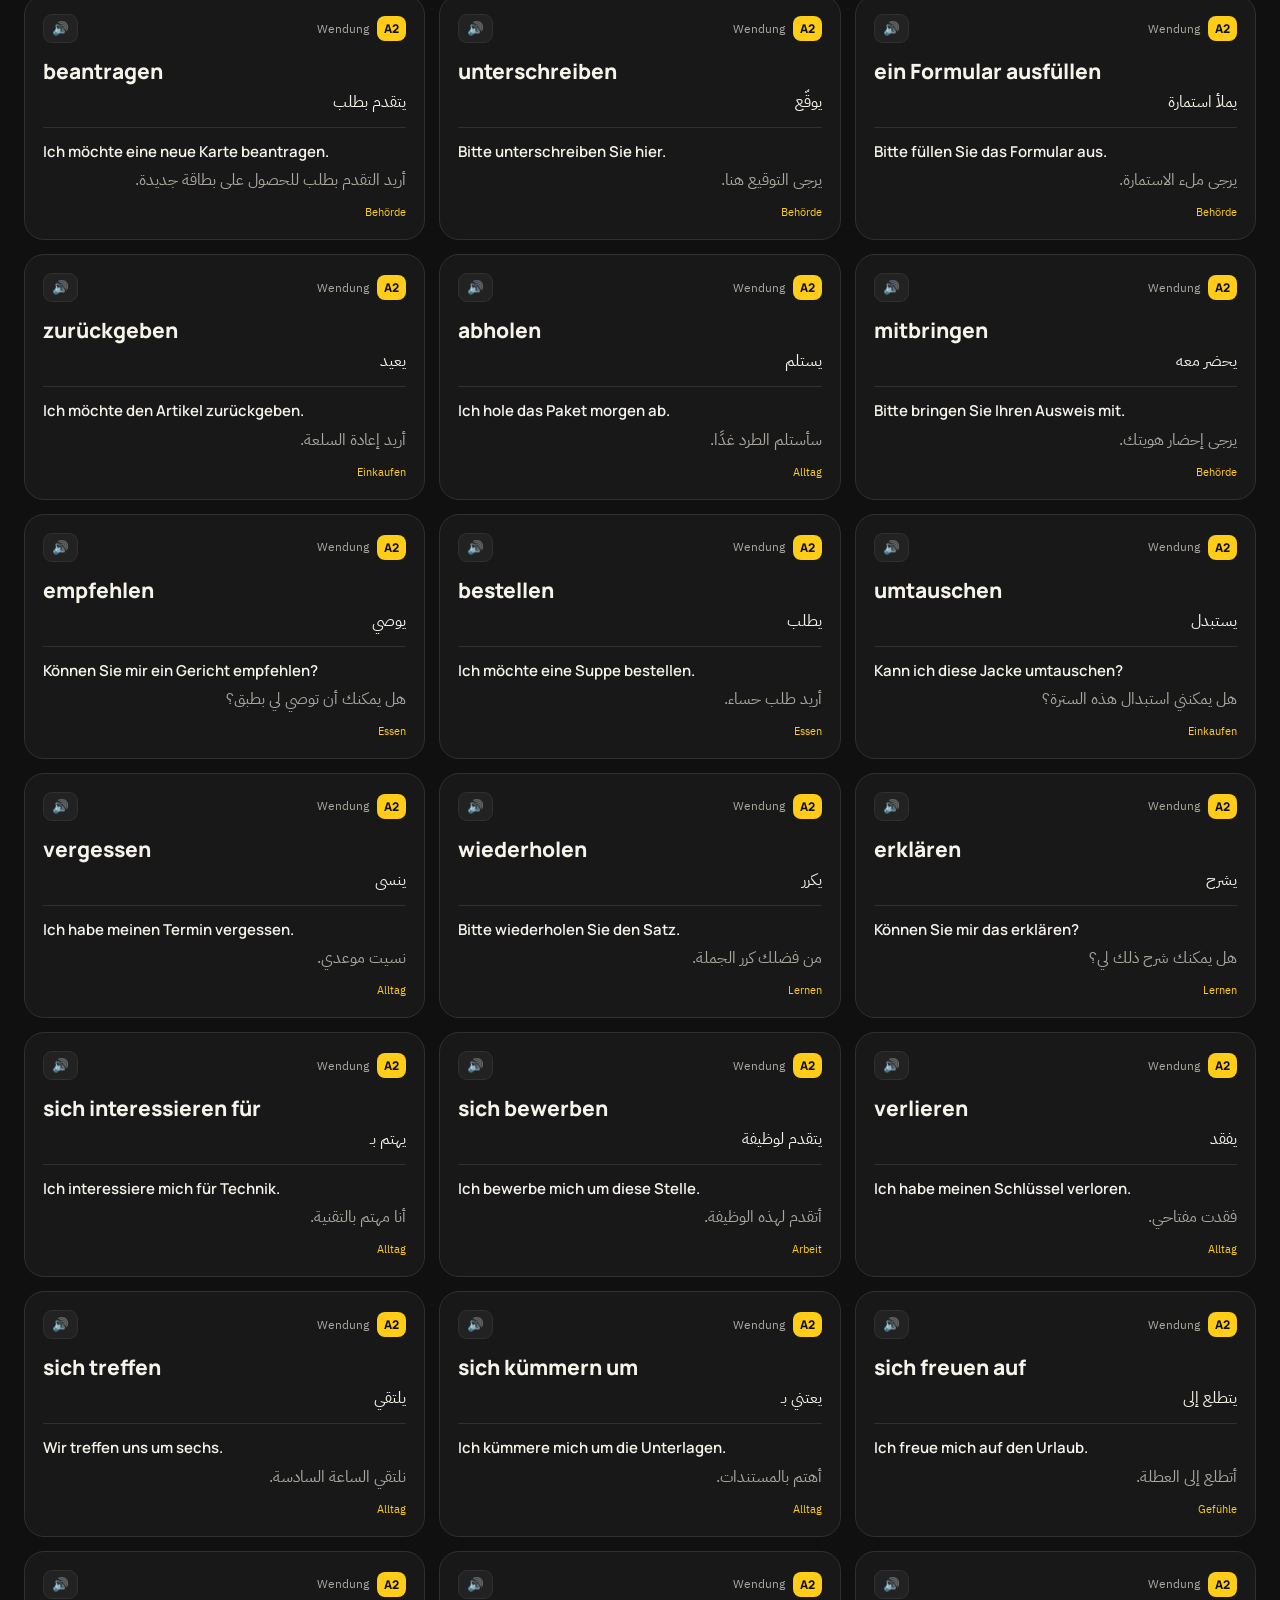
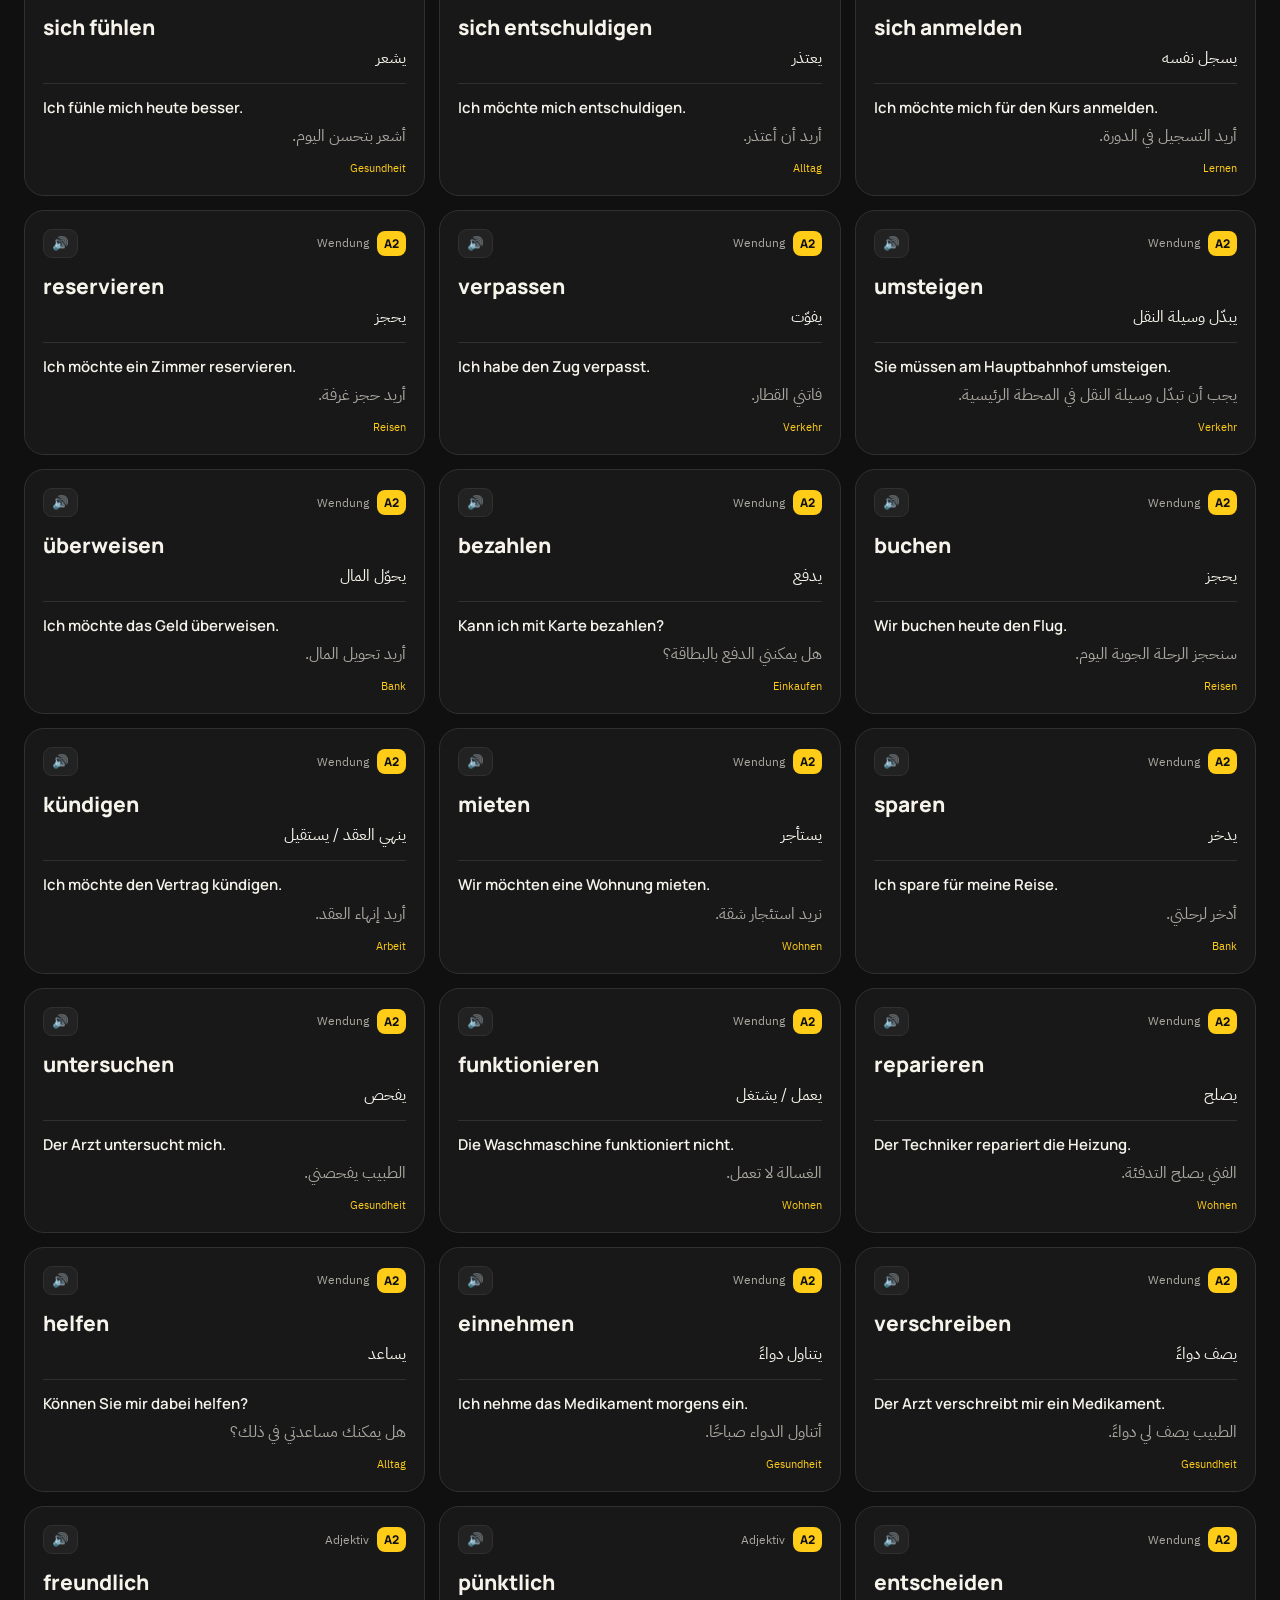
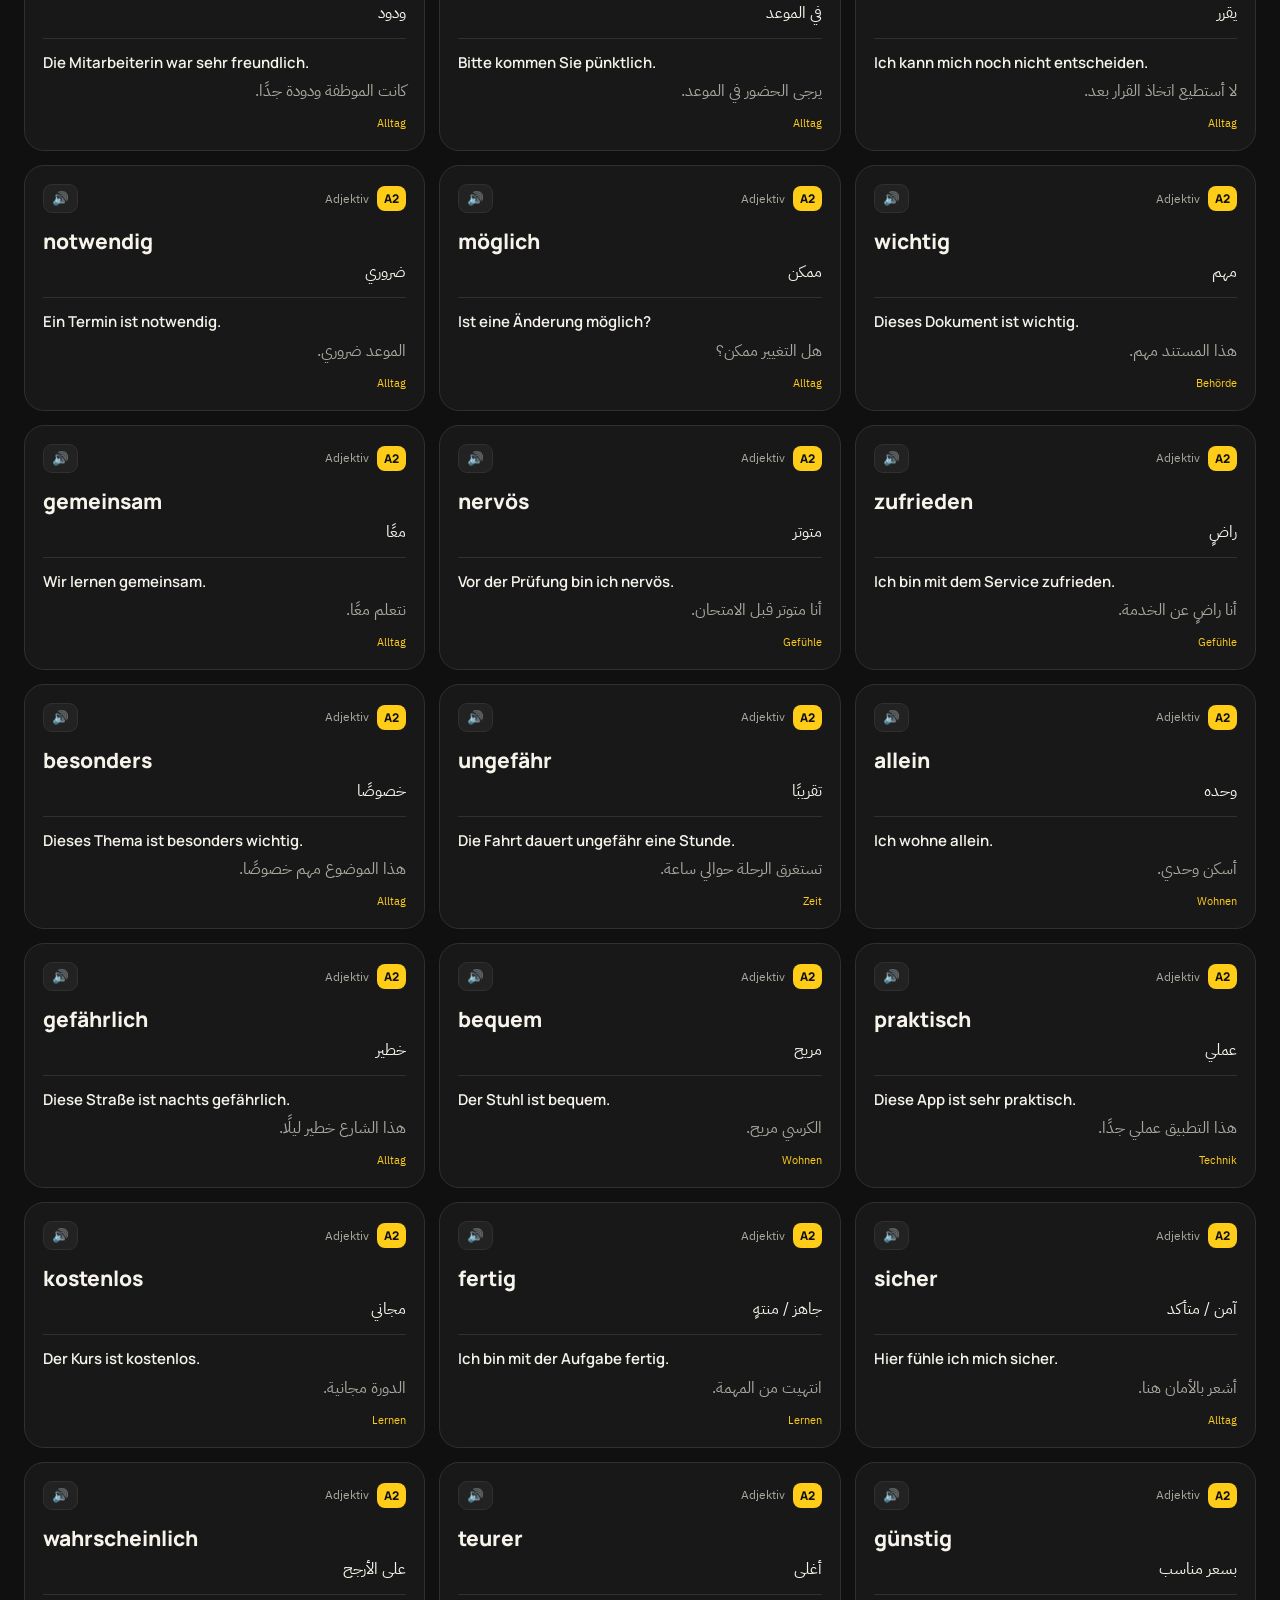
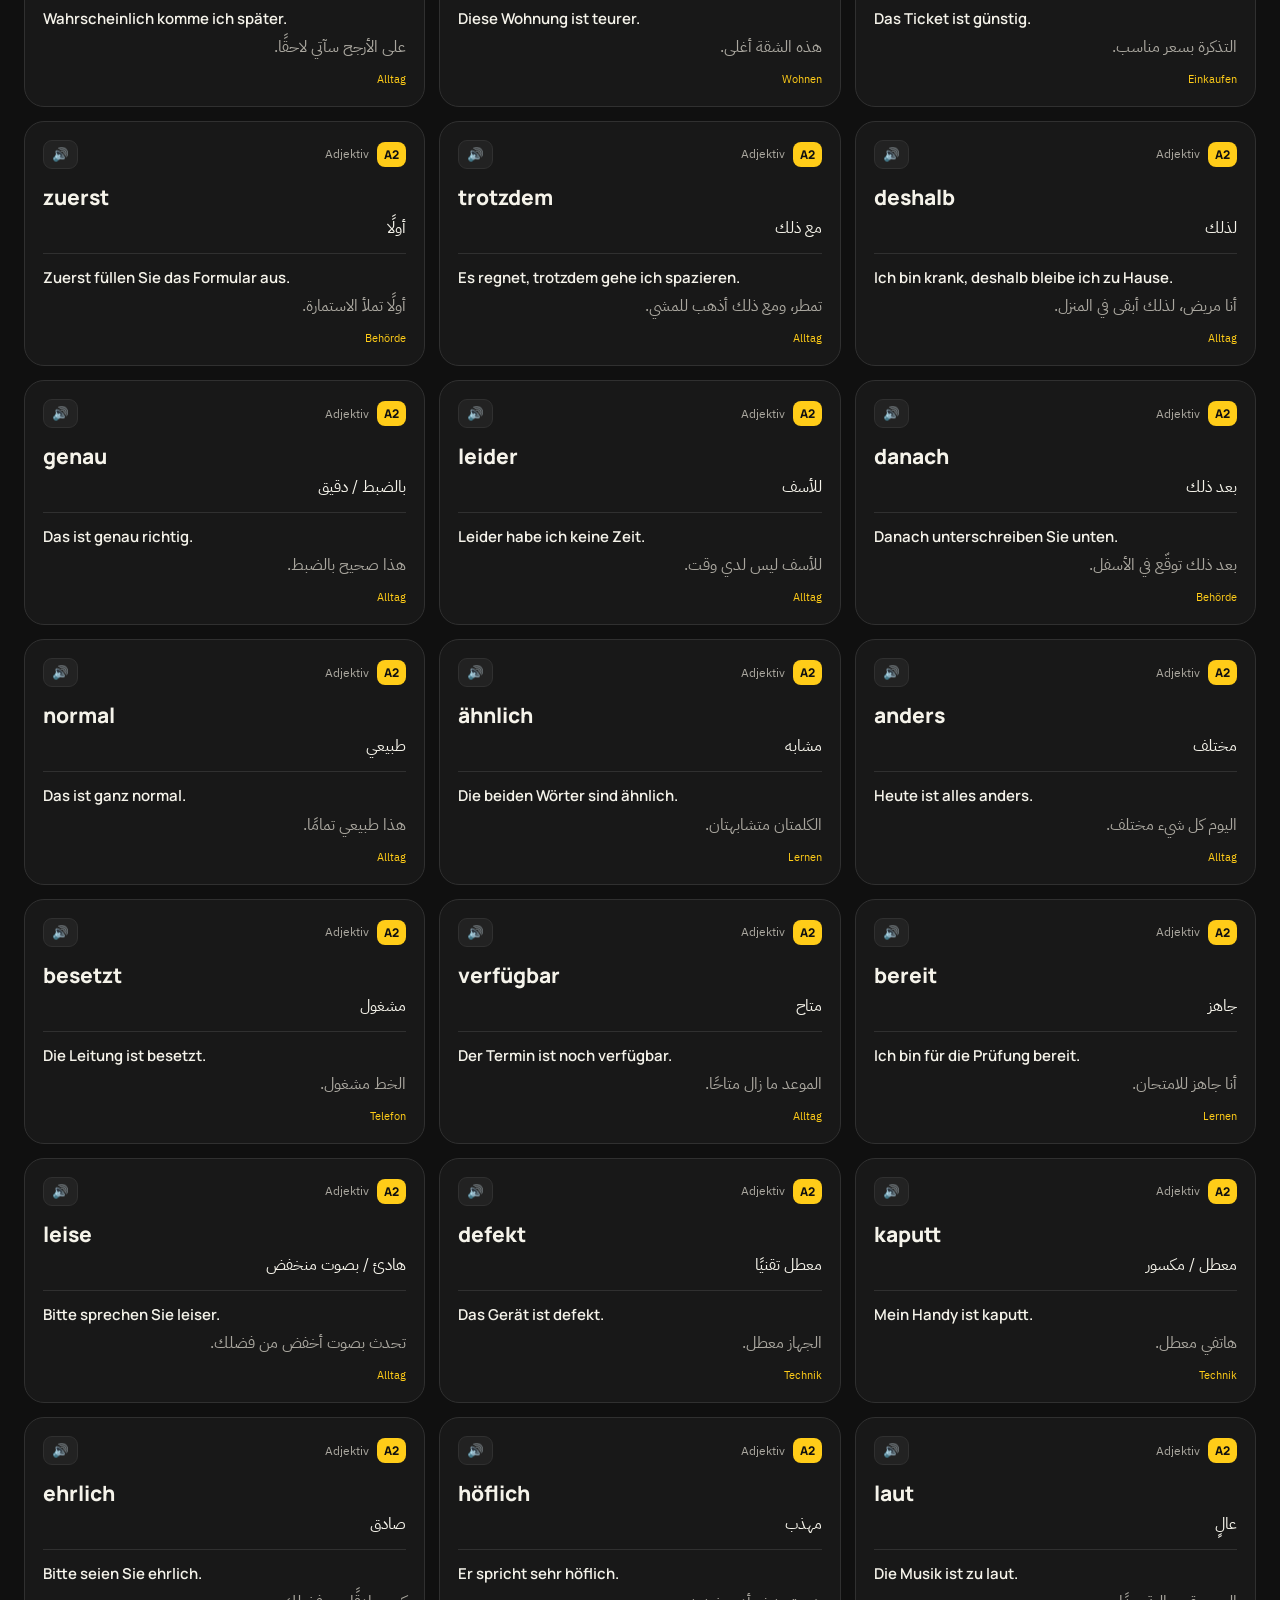
<file: a2.html>
<!doctype html><html lang="ar" dir="rtl"><head><title>WortStufe A2</title><meta charset="utf-8"><meta name="viewport" content="width=device-width,initial-scale=1">
<meta name="theme-color" content="#101010"><link rel="preconnect" href="https://fonts.googleapis.com"><link rel="preconnect" href="https://fonts.gstatic.com" crossorigin>
<link href="https://fonts.googleapis.com/css2?family=IBM+Plex+Sans+Arabic:wght@400;500;600;700&family=Manrope:wght@500;600;700;800&display=swap" rel="stylesheet">
<link rel="stylesheet" href="./style.css"></head><body><header class="top"><a class="brand" href="./index.html"><span>Wort</span><b>Stufe</b></a><nav>
<a href="./a1.html">A1</a><a href="./a2.html">A2</a><a href="./b1.html">B1</a><a href="./test.html">TEST</a></nav></header>
<main><section class="levelhero"><p class="eyebrow">LEVEL A2</p><h1>كلمات مستوى A2</h1>
<p>جميع كلمات وعبارات هذه النسخة ظاهرة مباشرة في الصفحة. البحث فقط لتسهيل الوصول، وليس لإخفاء المحتوى.</p>
<div class="meta"><b id="count">0</b> كلمة وعبارة</div></section>
<div class="toolbar"><input id="search" placeholder="ابحث داخل A2..."><select id="category"><option value="">كل المواضيع</option></select></div>
<div id="list" class="vocabgrid"></div></main>
<script>window.LEVEL="A2"</script><script src="./lexicon.js"></script><script src="./app.js"></script></body></html>
</file>
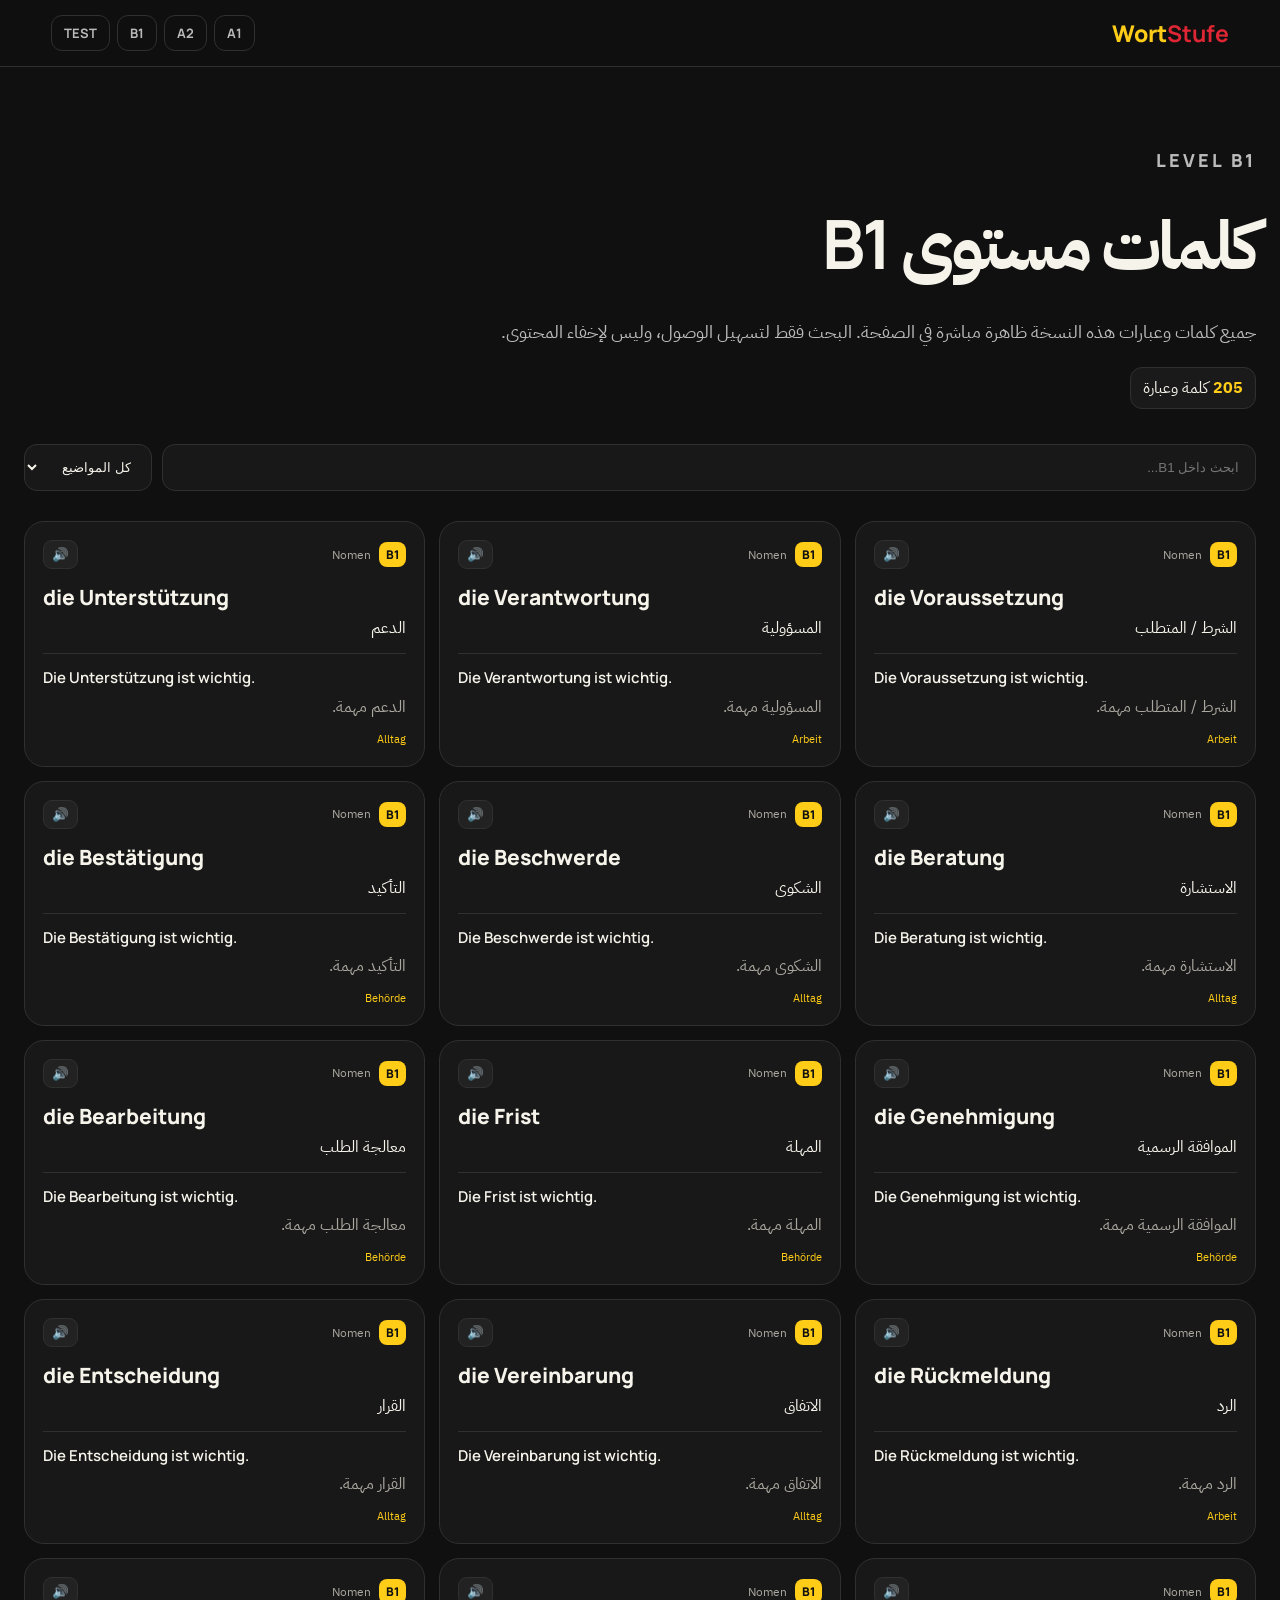
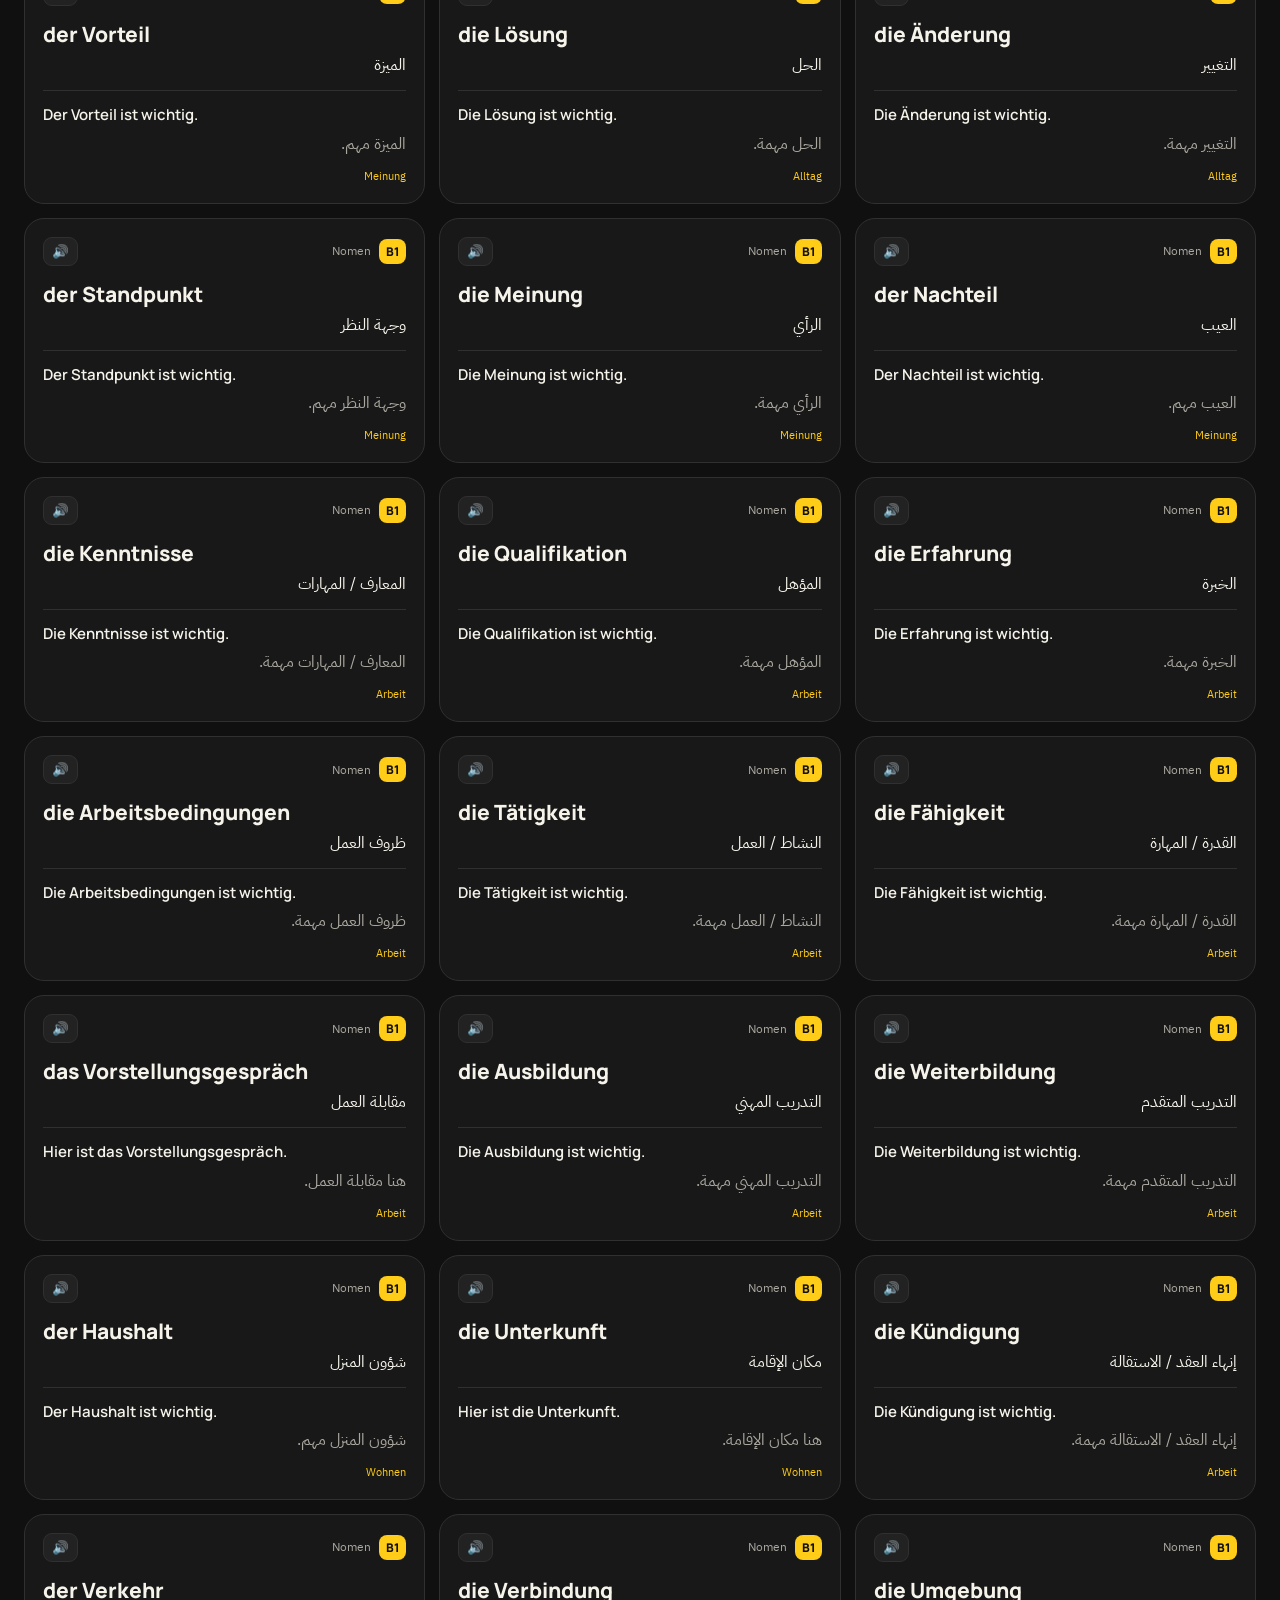
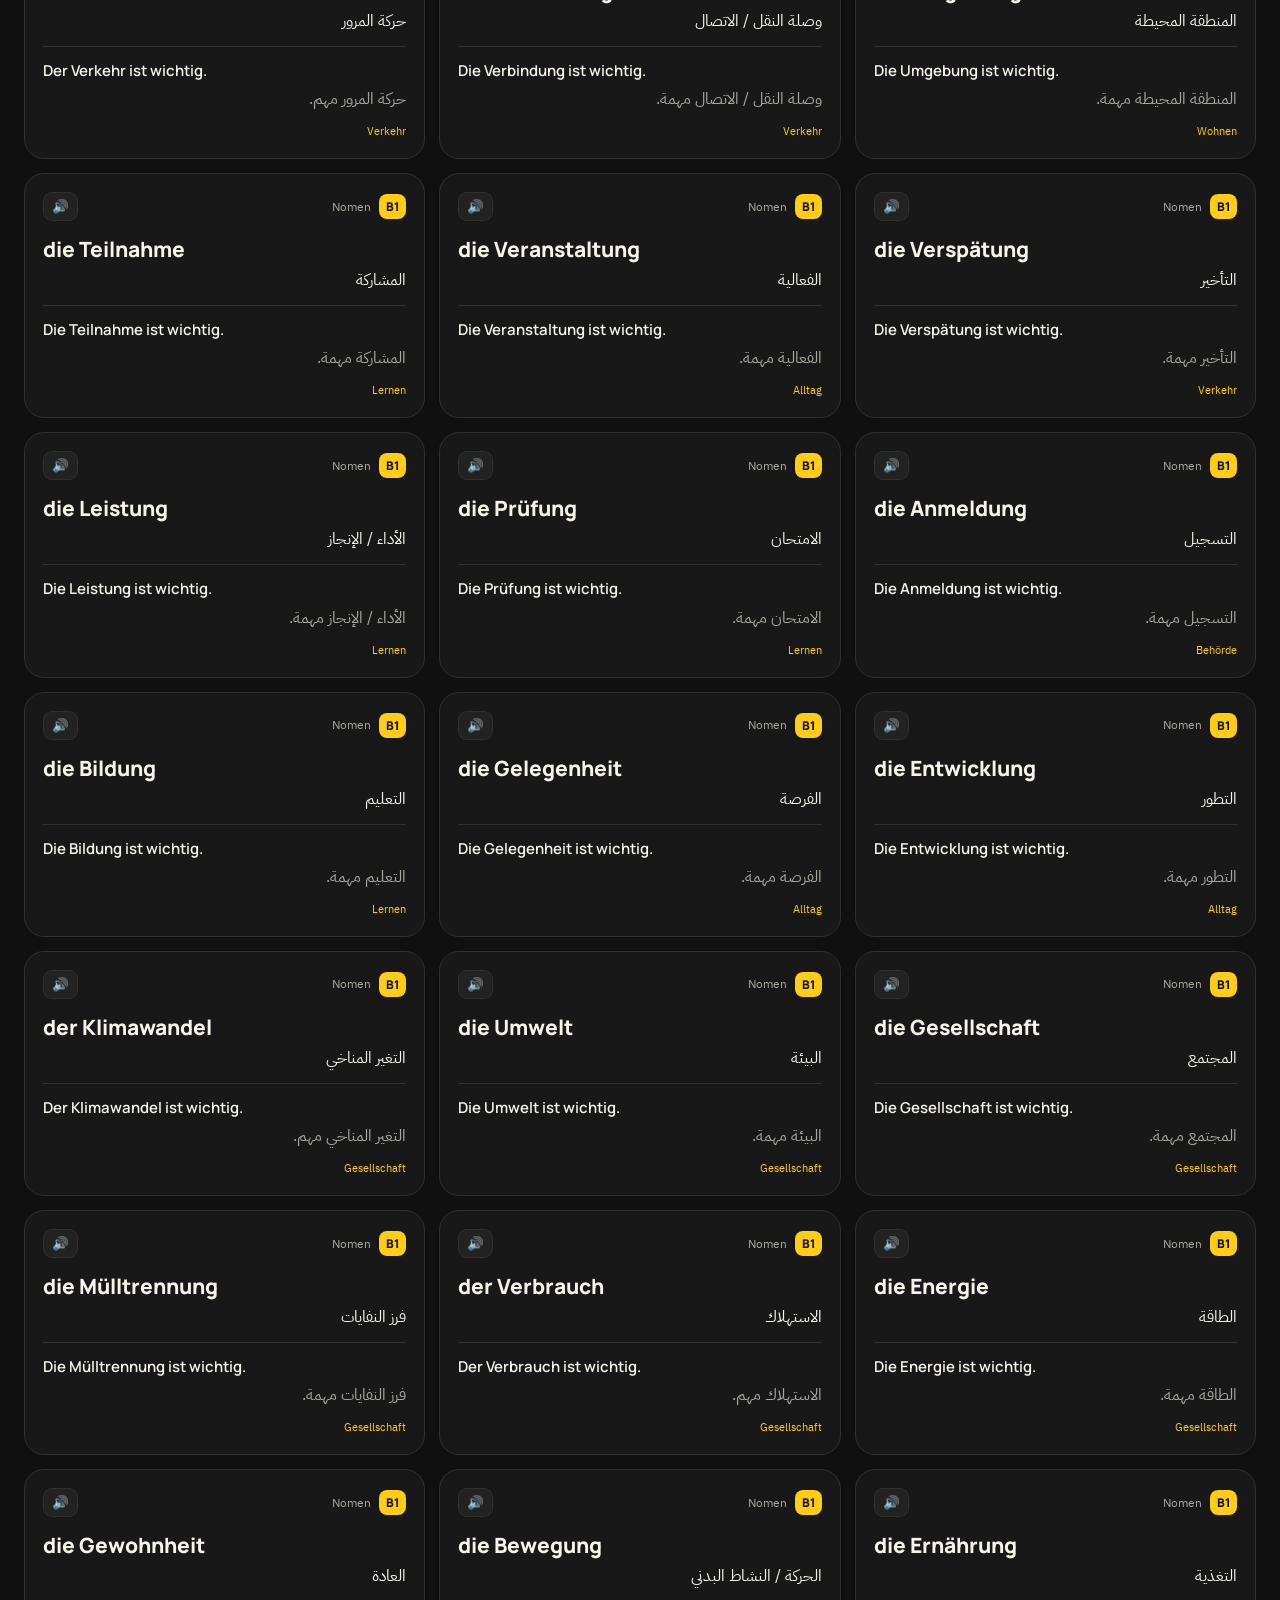
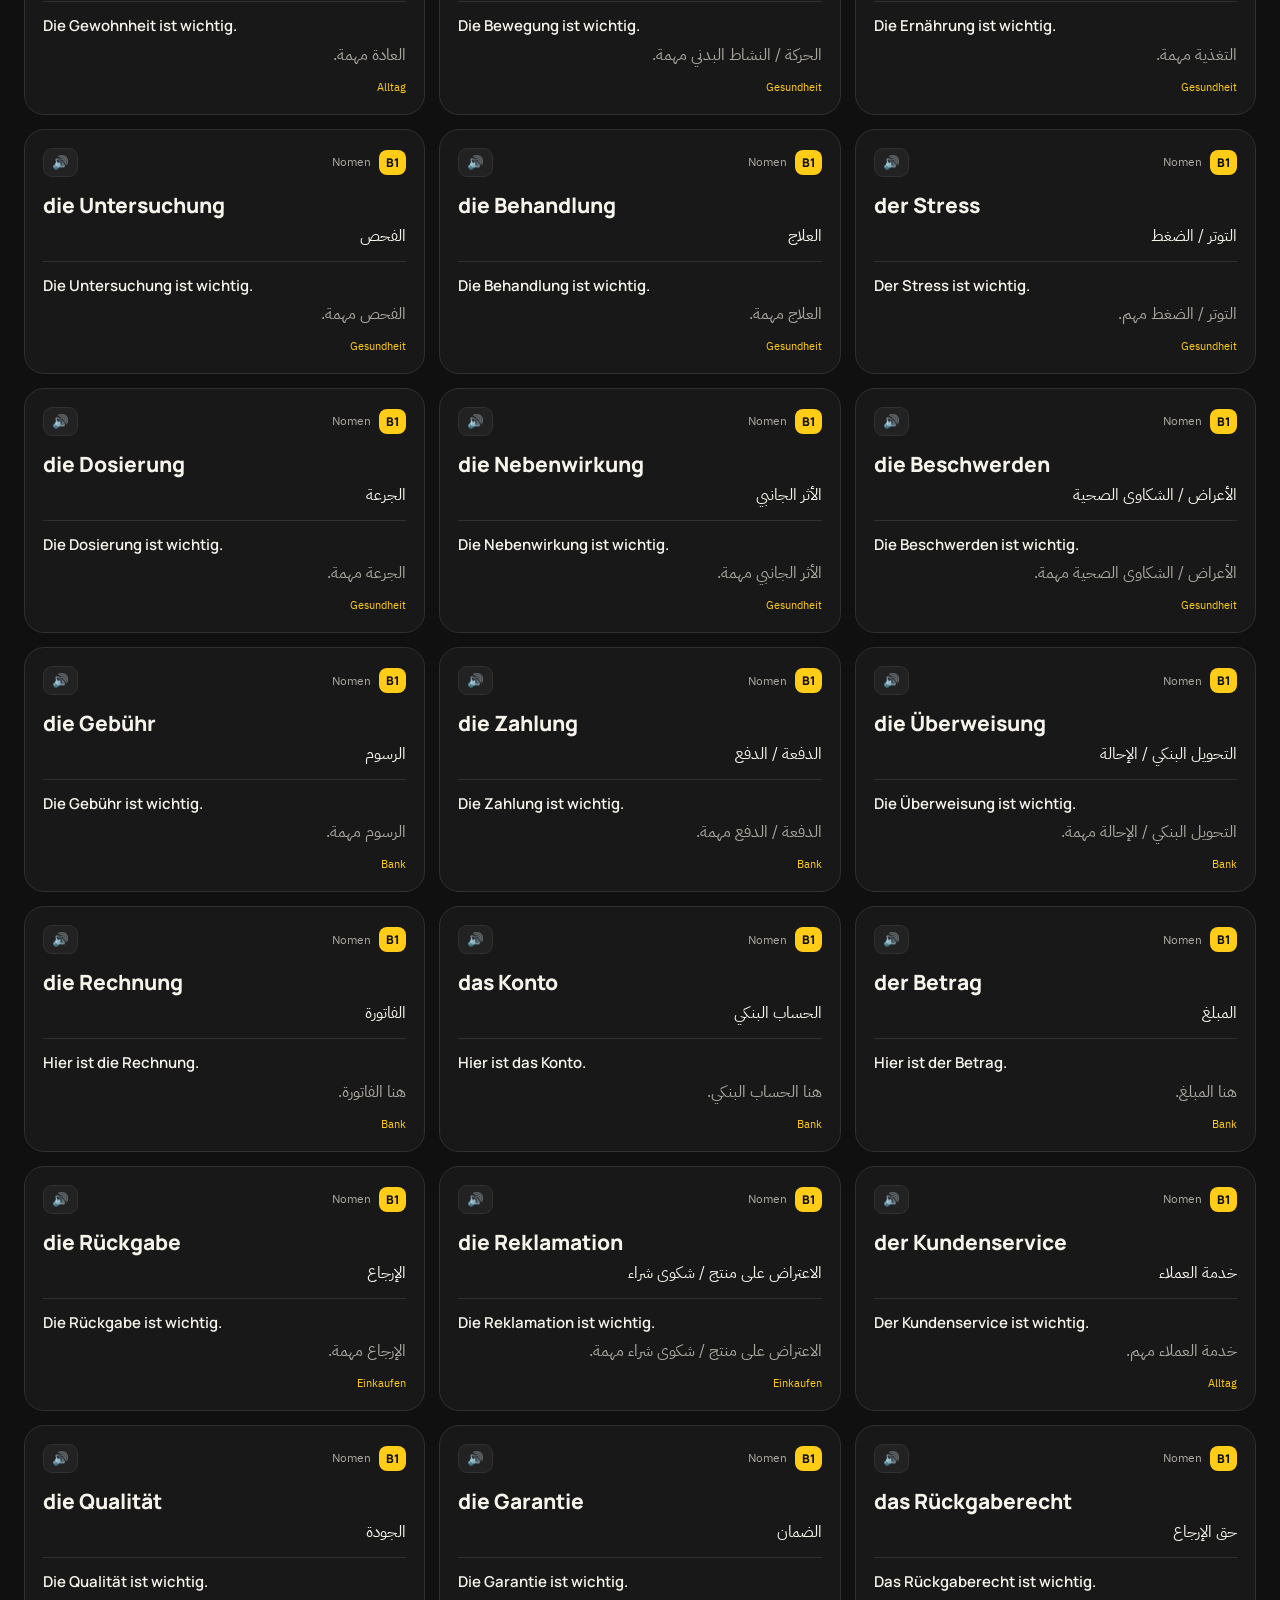
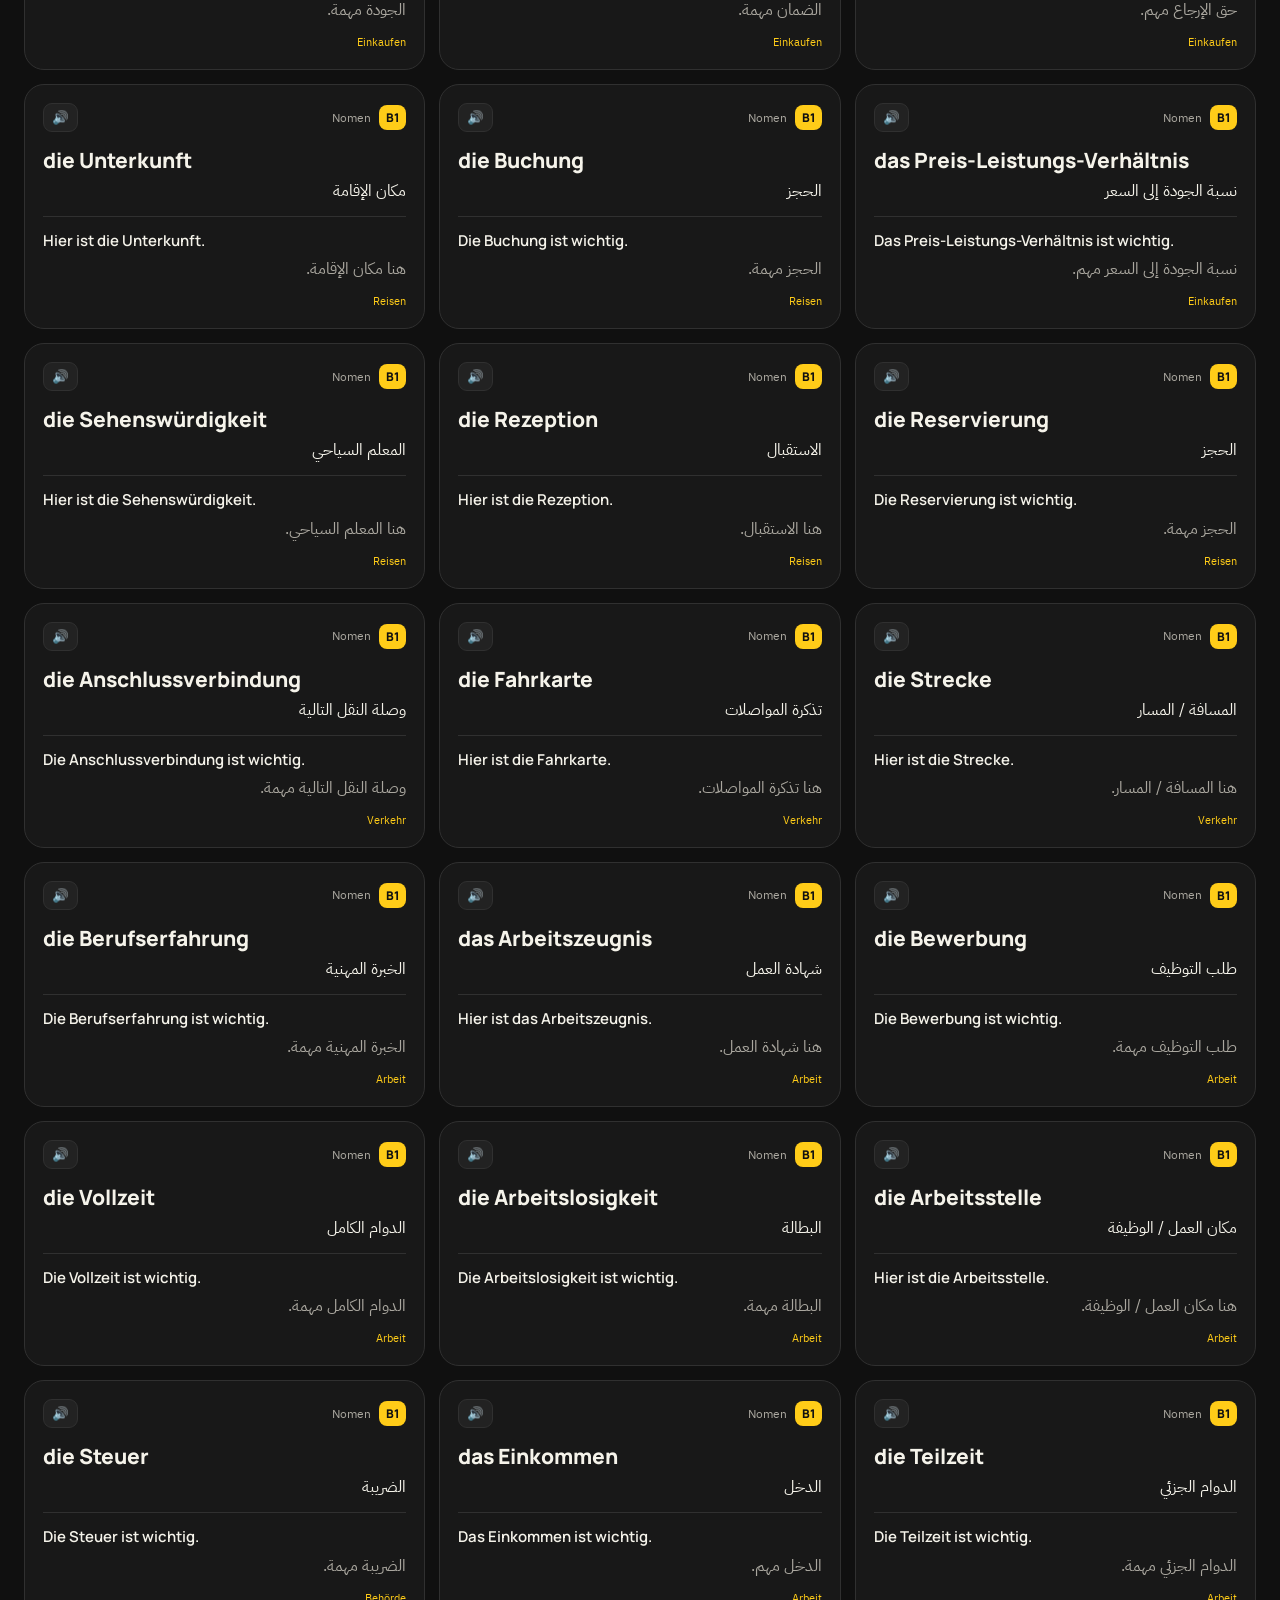
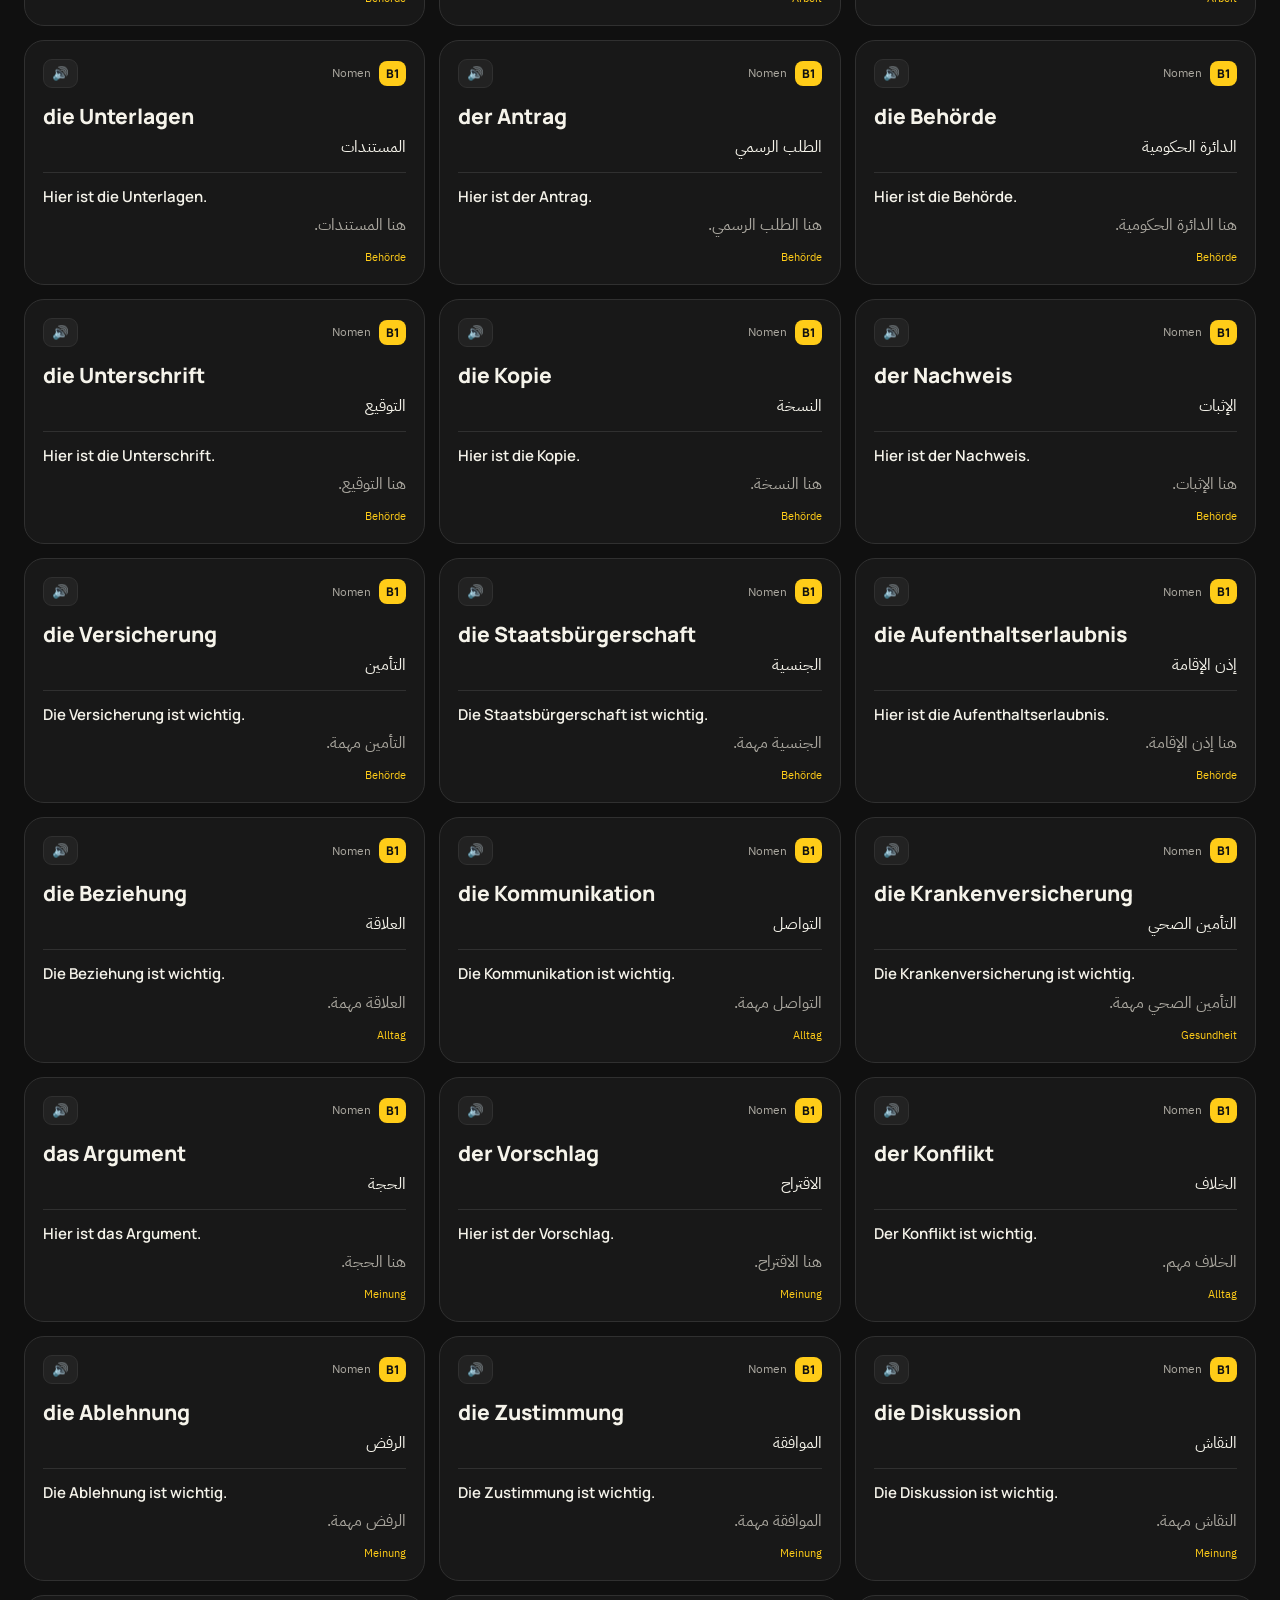
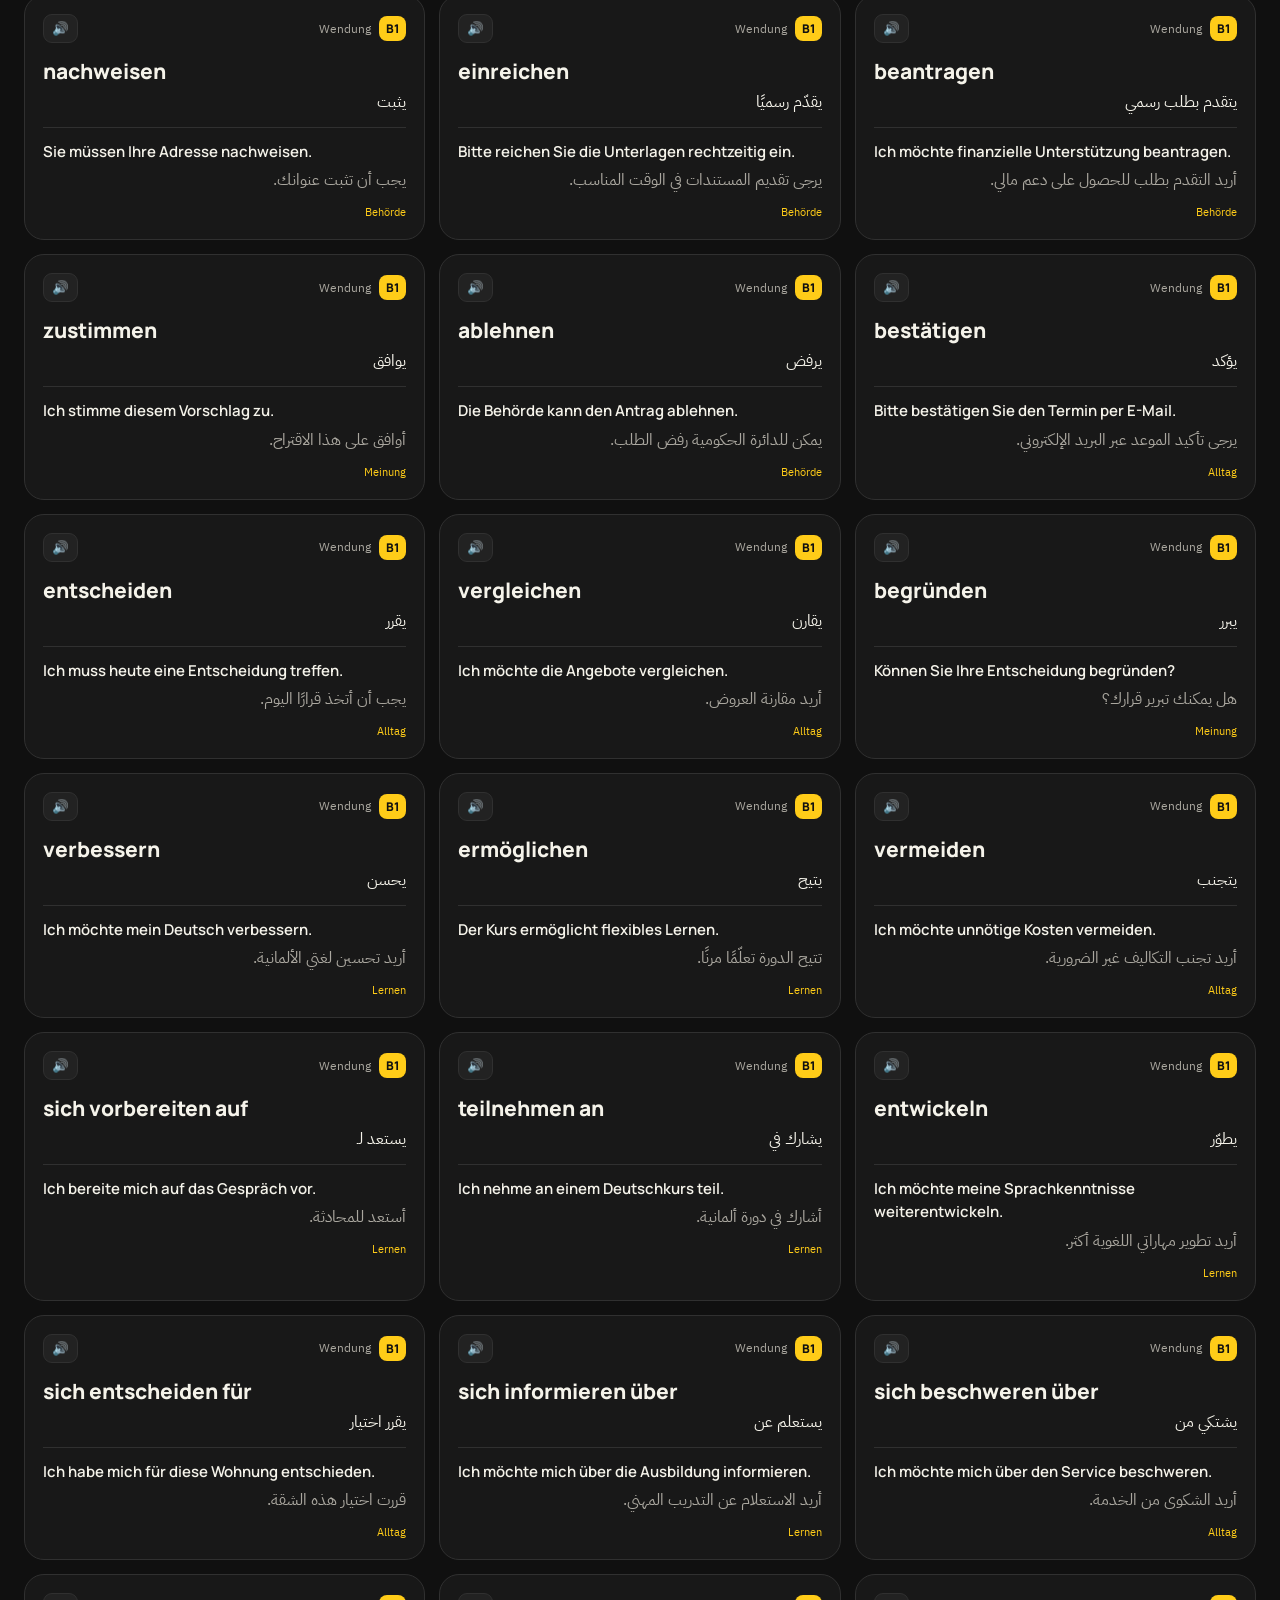
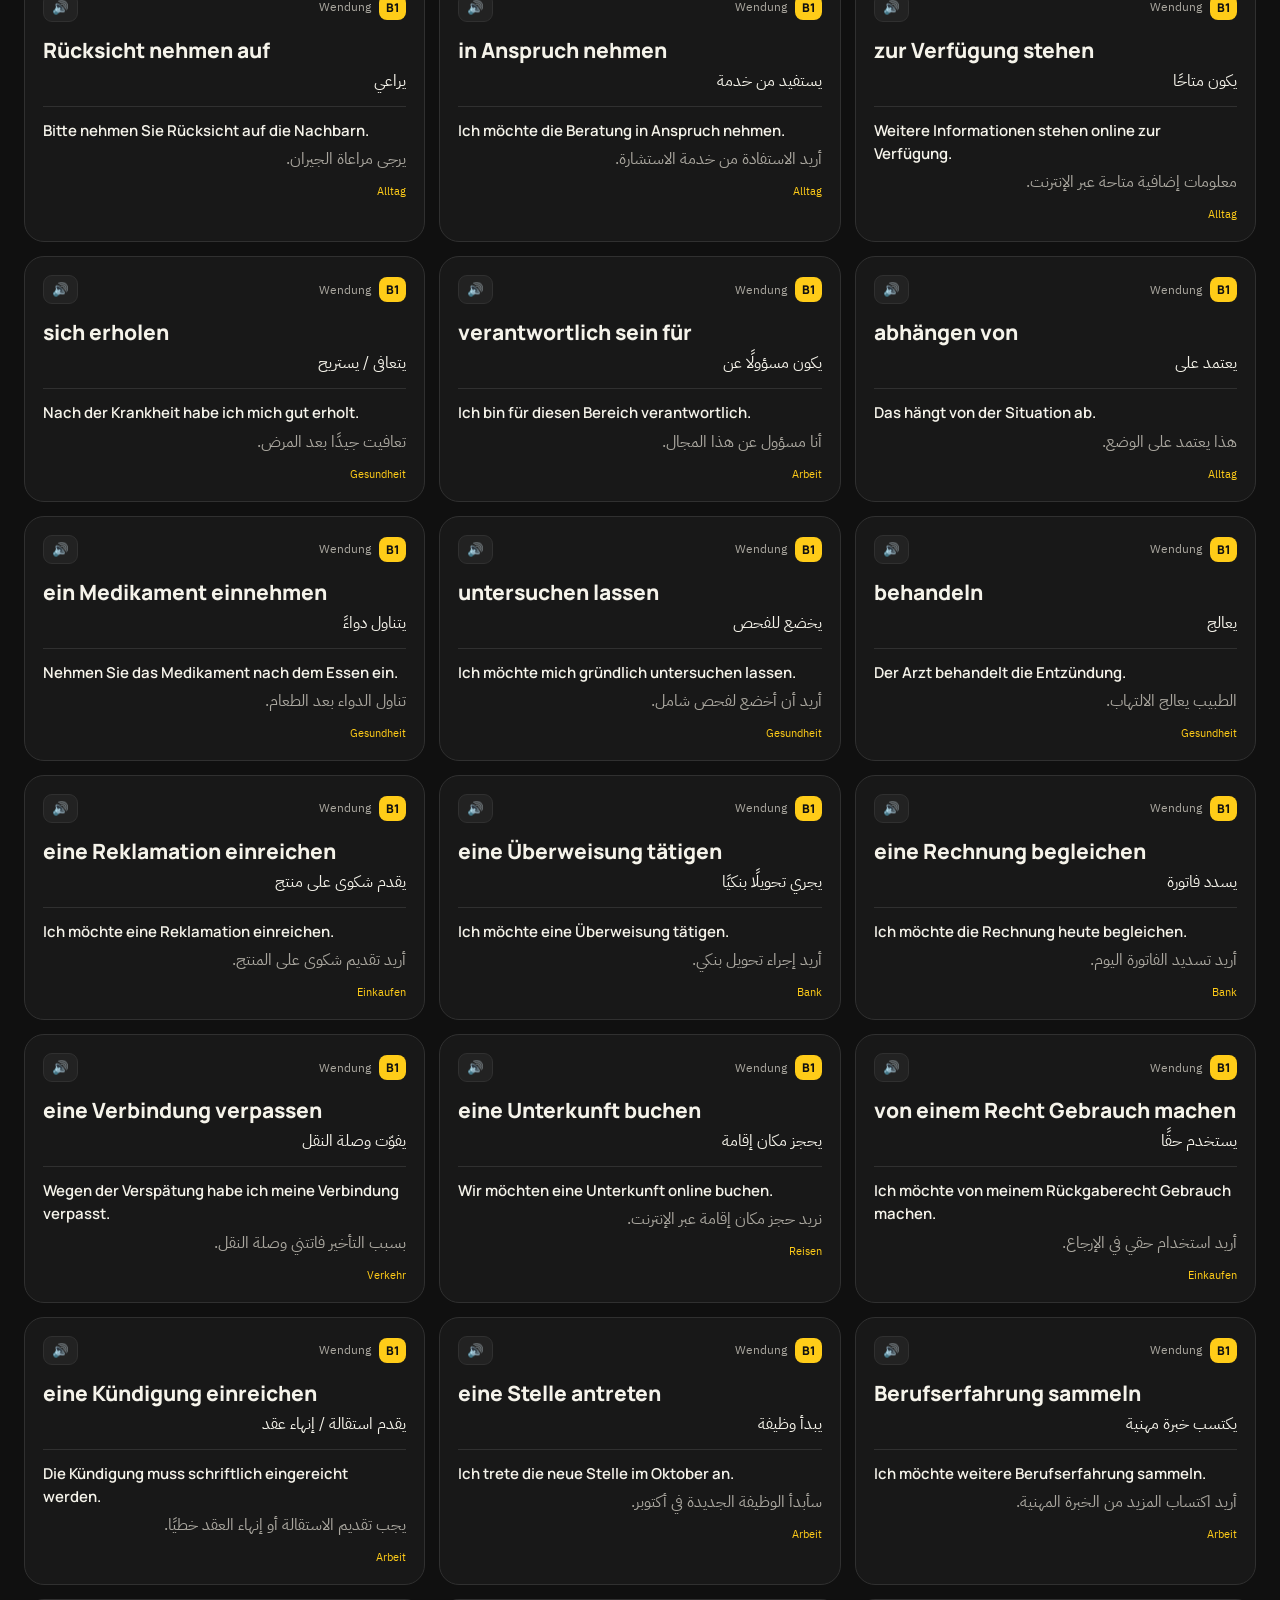
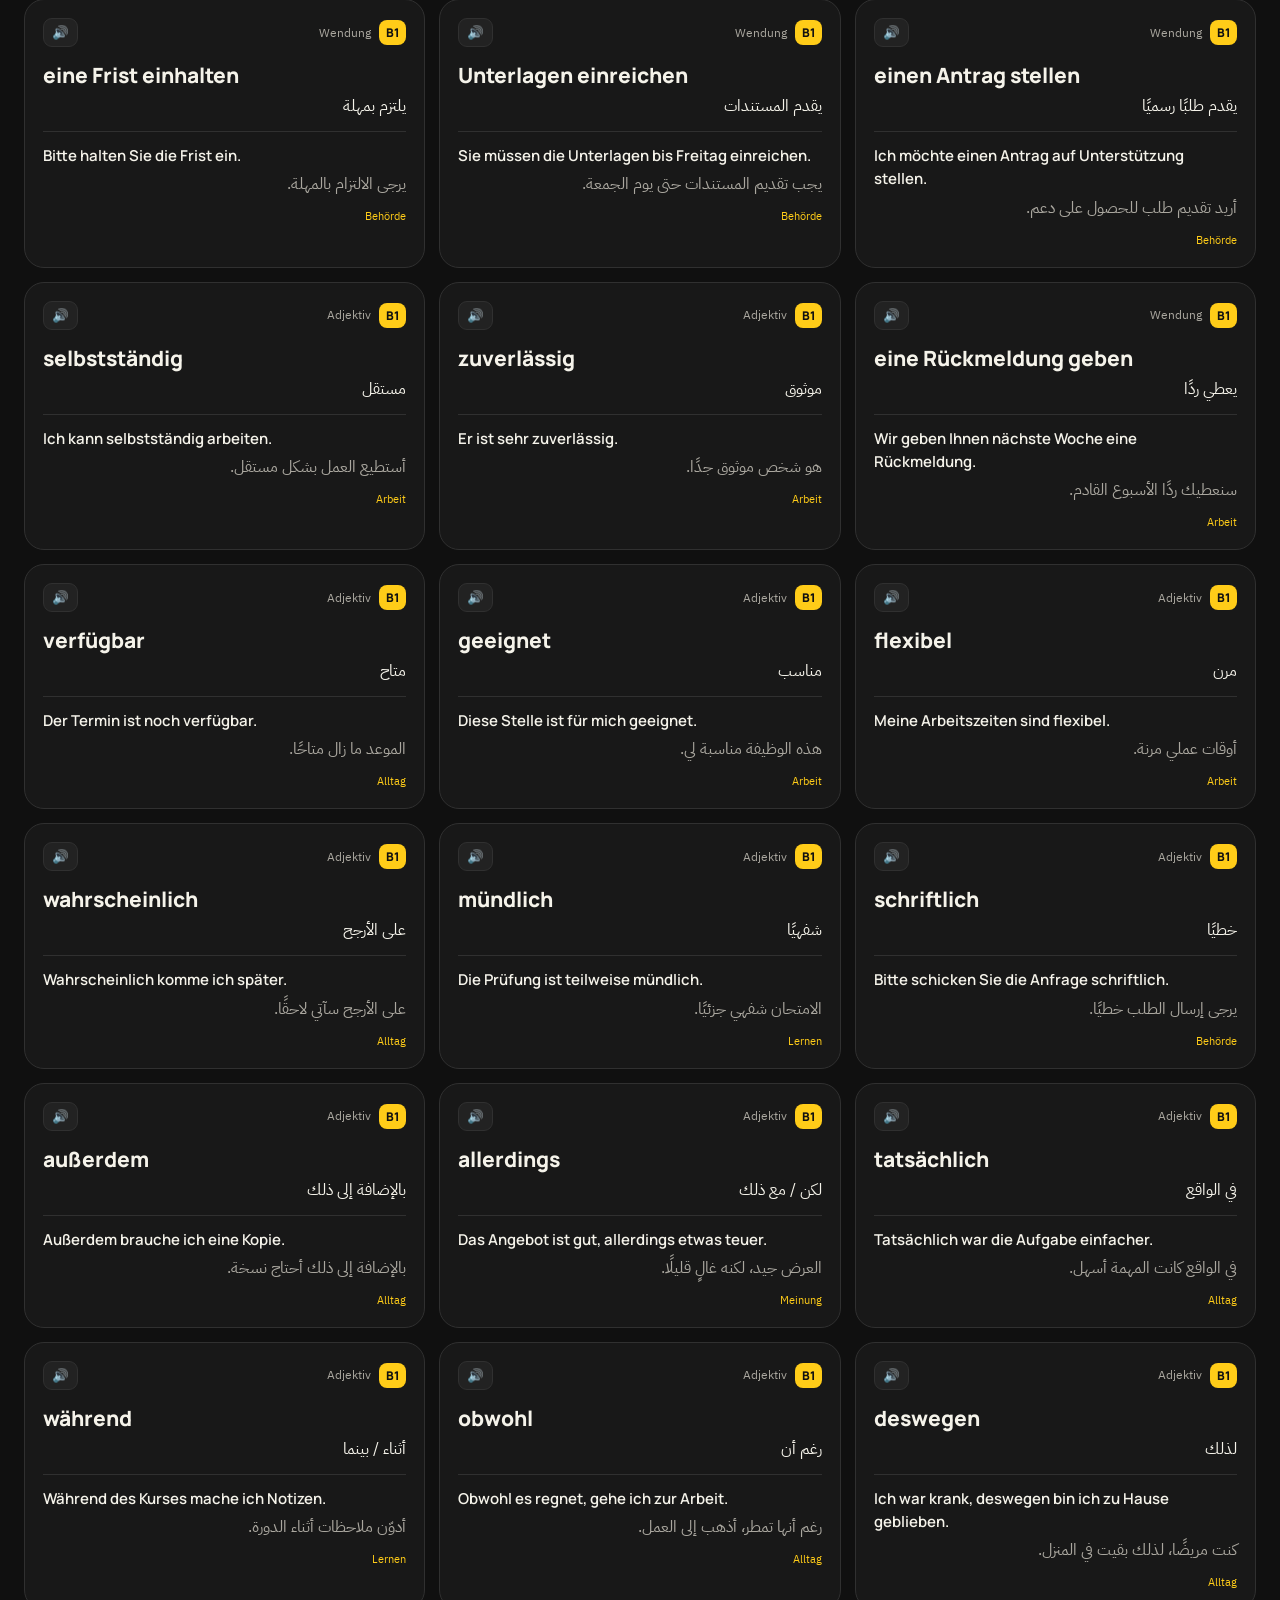
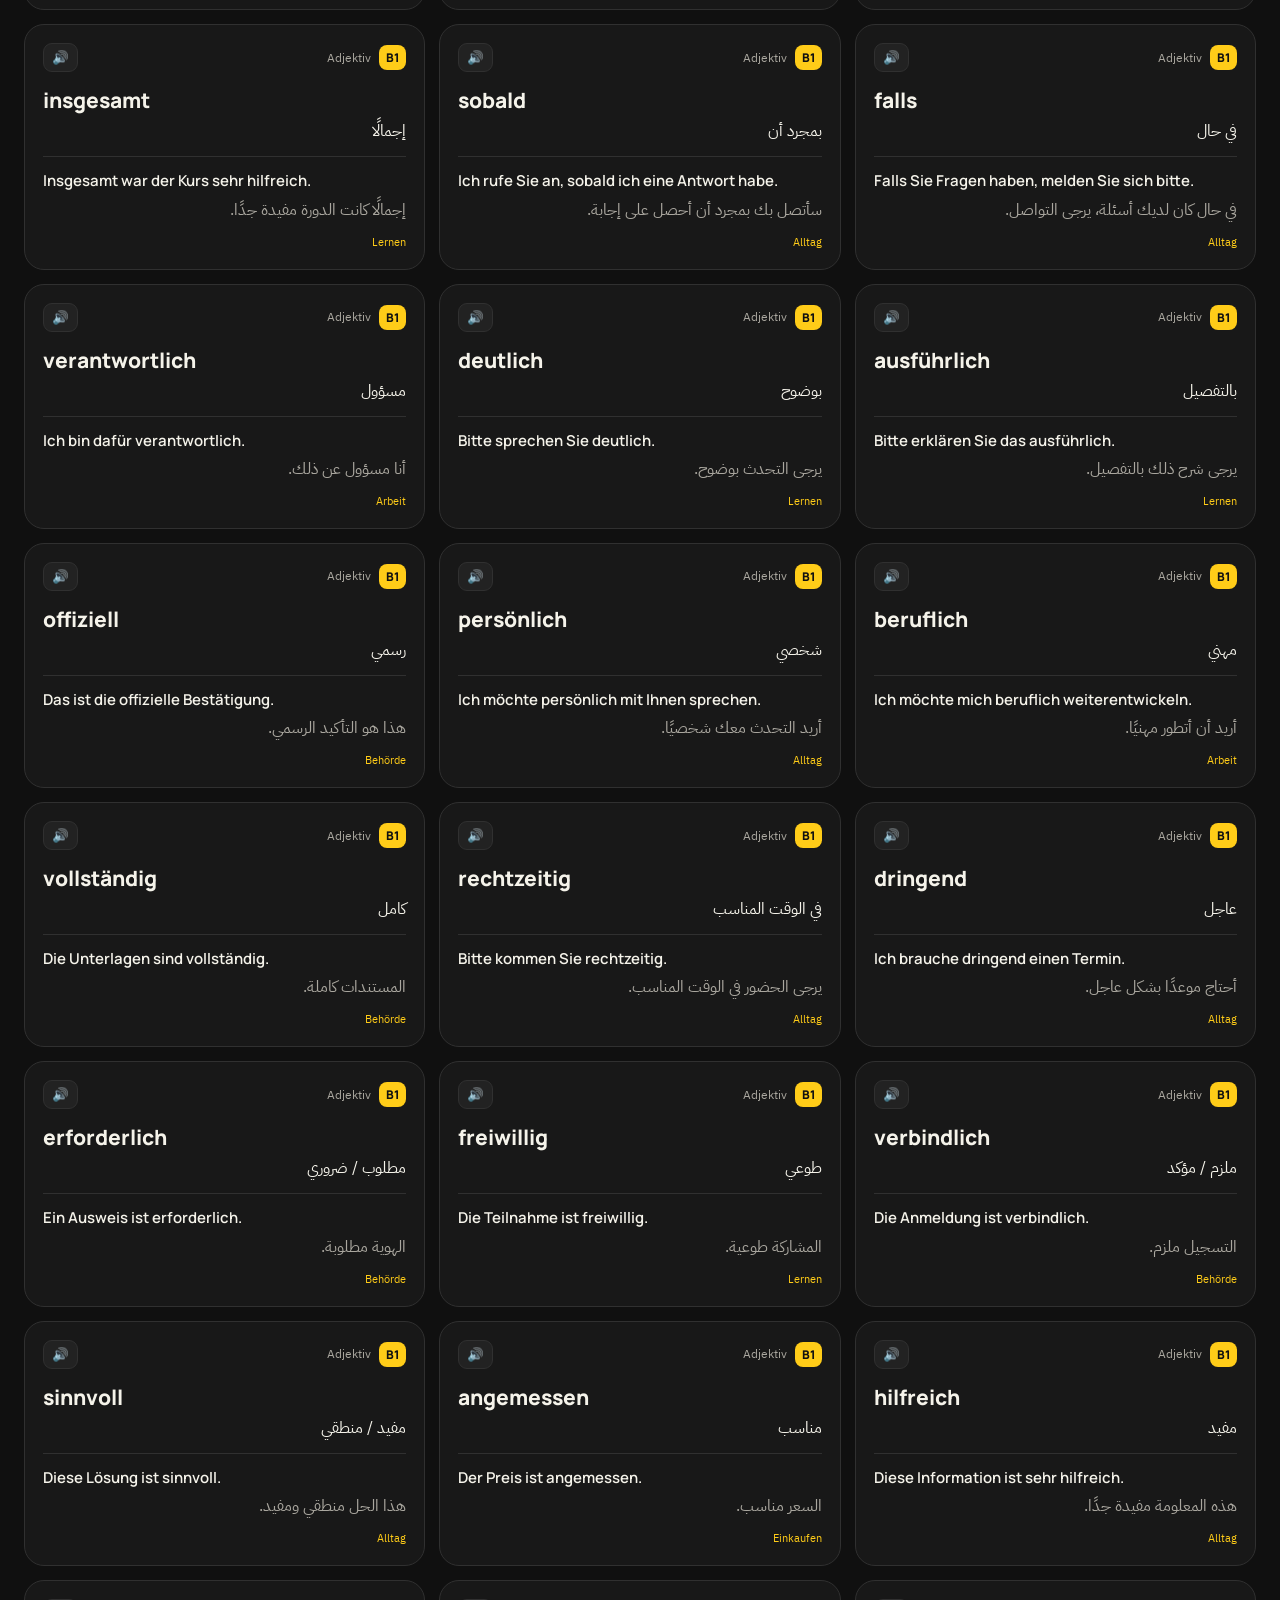
<file: b1.html>
<!doctype html><html lang="ar" dir="rtl"><head><title>WortStufe B1</title><meta charset="utf-8"><meta name="viewport" content="width=device-width,initial-scale=1">
<meta name="theme-color" content="#101010"><link rel="preconnect" href="https://fonts.googleapis.com"><link rel="preconnect" href="https://fonts.gstatic.com" crossorigin>
<link href="https://fonts.googleapis.com/css2?family=IBM+Plex+Sans+Arabic:wght@400;500;600;700&family=Manrope:wght@500;600;700;800&display=swap" rel="stylesheet">
<link rel="stylesheet" href="./style.css"></head><body><header class="top"><a class="brand" href="./index.html"><span>Wort</span><b>Stufe</b></a><nav>
<a href="./a1.html">A1</a><a href="./a2.html">A2</a><a href="./b1.html">B1</a><a href="./test.html">TEST</a></nav></header>
<main><section class="levelhero"><p class="eyebrow">LEVEL B1</p><h1>كلمات مستوى B1</h1>
<p>جميع كلمات وعبارات هذه النسخة ظاهرة مباشرة في الصفحة. البحث فقط لتسهيل الوصول، وليس لإخفاء المحتوى.</p>
<div class="meta"><b id="count">0</b> كلمة وعبارة</div></section>
<div class="toolbar"><input id="search" placeholder="ابحث داخل B1..."><select id="category"><option value="">كل المواضيع</option></select></div>
<div id="list" class="vocabgrid"></div></main>
<script>window.LEVEL="B1"</script><script src="./lexicon.js"></script><script src="./app.js"></script></body></html>
</file>
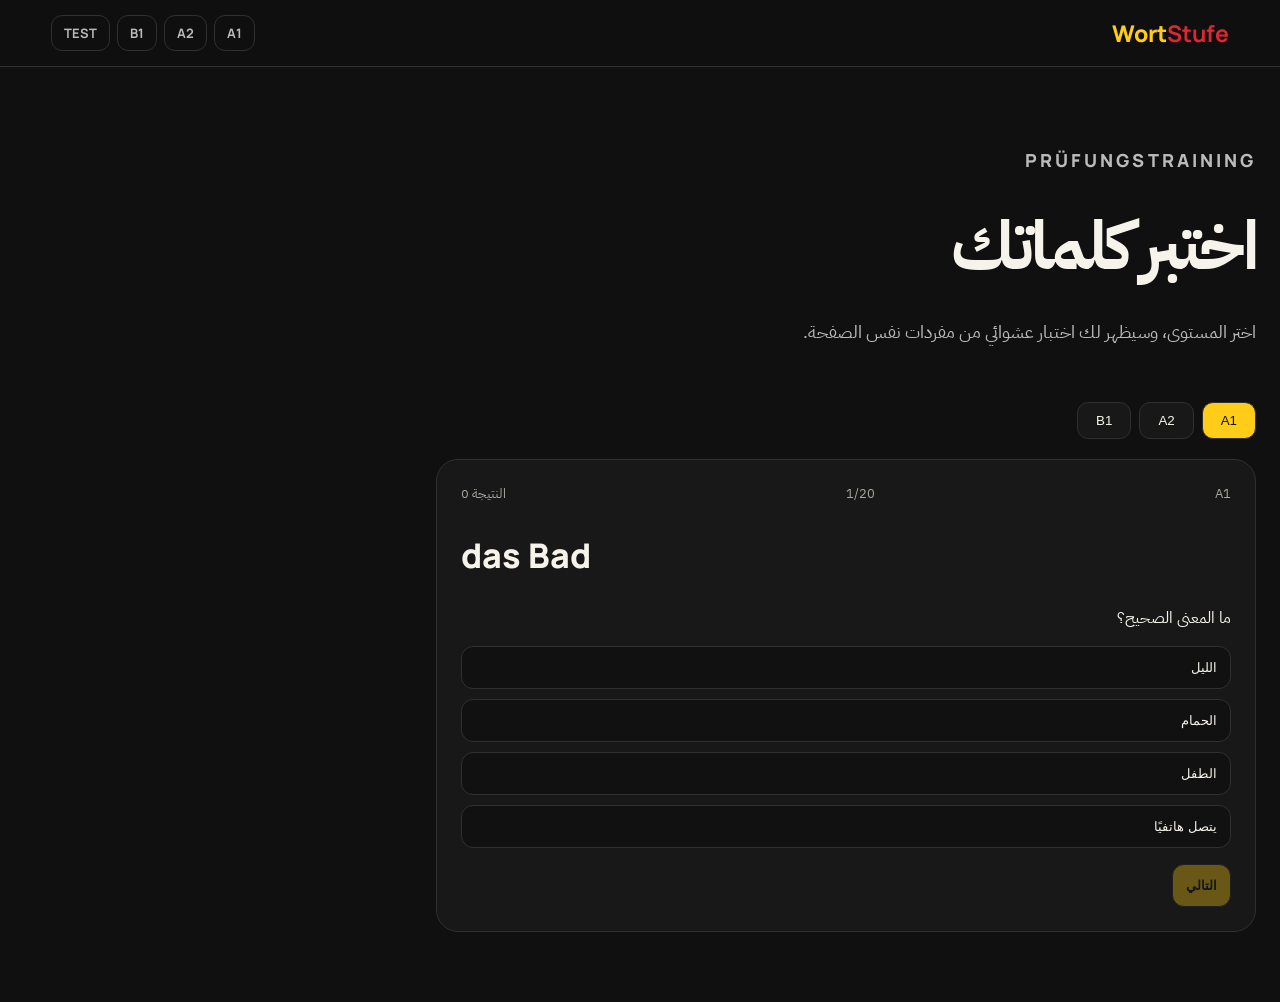
<file: test.html>
<!doctype html><html lang="ar" dir="rtl"><head><title>WortStufe Test</title><meta charset="utf-8"><meta name="viewport" content="width=device-width,initial-scale=1">
<meta name="theme-color" content="#101010"><link rel="preconnect" href="https://fonts.googleapis.com"><link rel="preconnect" href="https://fonts.gstatic.com" crossorigin>
<link href="https://fonts.googleapis.com/css2?family=IBM+Plex+Sans+Arabic:wght@400;500;600;700&family=Manrope:wght@500;600;700;800&display=swap" rel="stylesheet">
<link rel="stylesheet" href="./style.css"></head><body><header class="top"><a class="brand" href="./index.html"><span>Wort</span><b>Stufe</b></a><nav>
<a href="./a1.html">A1</a><a href="./a2.html">A2</a><a href="./b1.html">B1</a><a href="./test.html">TEST</a></nav></header>
<main><section class="levelhero"><p class="eyebrow">PRÜFUNGSTRAINING</p><h1>اختبر كلماتك</h1><p>اختر المستوى، وسيظهر لك اختبار عشوائي من مفردات نفس الصفحة.</p></section>
<div class="testbar"><button data-level="A1" class="active">A1</button><button data-level="A2">A2</button><button data-level="B1">B1</button></div>
<div id="quiz" class="quiz"></div></main><script src="./lexicon.js"></script><script src="./test.js"></script></body></html>
</file>
<file: style.css>
:root{--bg:#101010;--panel:#181818;--text:#f5f3ea;--muted:#aaa79f;--yellow:#ffcc18;--red:#df2634;--line:#303030;--green:#55c878}
*{box-sizing:border-box}body{margin:0;background:var(--bg);color:var(--text);font-family:"IBM Plex Sans Arabic",Arial,sans-serif}.top{position:sticky;top:0;z-index:20;display:flex;align-items:center;gap:20px;padding:15px clamp(16px,4vw,58px);background:#101010ed;border-bottom:1px solid var(--line);backdrop-filter:blur(16px)}.brand{text-decoration:none;font:800 23px Manrope;color:var(--text);margin-left:auto}.brand span{color:var(--yellow)}.brand b{color:var(--red)}nav{display:flex;gap:7px}nav a{text-decoration:none;color:#bbb;border:1px solid var(--line);padding:8px 12px;border-radius:11px;font:700 13px Manrope}nav a:hover{color:var(--yellow);border-color:#665916}
main{max-width:1280px;margin:auto;padding:0 24px}.hero{min-height:78vh;display:flex;flex-direction:column;justify-content:center;align-items:flex-start}.flag{display:flex;width:185px;height:7px;border-radius:8px;overflow:hidden}.flag i{flex:1}.flag i:nth-child(1){background:#000}.flag i:nth-child(2){background:#d62030}.flag i:nth-child(3){background:#ffce20}.eyebrow{font:800 12px Manrope;letter-spacing:.17em;color:var(--yellow)}.hero h1,.levelhero h1{font-family:Manrope,"IBM Plex Sans Arabic";letter-spacing:-.04em}.hero h1{font-size:clamp(48px,8vw,94px);line-height:.96;margin:12px 0 18px}.hero h1 em{font-style:normal;color:var(--yellow)}.lead,.levelhero p{max-width:800px;color:#bbb;line-height:1.9;font-size:18px}.homecards{display:grid;grid-template-columns:repeat(3,1fr);gap:14px;width:100%;margin:28px 0}.homecards a{text-decoration:none;color:var(--text);background:var(--panel);border:1px solid var(--line);border-radius:20px;padding:22px;transition:.2s}.homecards a:hover{transform:translateY(-3px);border-color:#625518}.homecards span{display:block;color:var(--yellow);font:800 14px Manrope}.homecards b{display:block;font-size:24px;margin:7px 0}.homecards small{color:var(--muted)}.primary,.result button{display:inline-block;text-decoration:none;background:var(--yellow);color:#111;border:0;padding:14px 22px;border-radius:13px;font-weight:800;cursor:pointer}
.levelhero{padding:58px 0 15px}.levelhero h1{font-size:clamp(42px,6vw,68px);margin:5px 0}.meta{display:inline-flex;gap:5px;background:#1a1a1a;border:1px solid var(--line);padding:8px 12px;border-radius:12px}.meta b{color:var(--yellow)}.toolbar{display:flex;gap:10px;margin:20px 0}.toolbar input,.toolbar select{background:var(--panel);border:1px solid var(--line);color:var(--text);padding:14px 16px;border-radius:13px}.toolbar input{flex:1}.vocabgrid{display:grid;grid-template-columns:repeat(auto-fit,minmax(320px,1fr));gap:14px;padding:10px 0 70px}.vcard{background:var(--panel);border:1px solid var(--line);border-radius:20px;padding:18px}.vtop{display:flex;align-items:center;gap:8px}.badge{background:var(--yellow);color:#111;border-radius:8px;padding:4px 7px;font:800 12px Manrope}.type{color:var(--muted);font-size:12px;margin-inline-end:auto}.speak{background:#222;border:1px solid var(--line);color:#fff;border-radius:9px;padding:6px 8px;cursor:pointer}.vcard h2{font:800 21px Manrope;direction:ltr;text-align:left;margin:14px 0 5px}.meaning{font-size:16px}.example{border-top:1px solid var(--line);margin-top:13px;padding-top:12px}.de{font:600 15px Manrope;direction:ltr;text-align:left;line-height:1.55}.ar{color:var(--muted);margin-top:5px}.topic{margin-top:12px;color:var(--yellow);font-size:11px}.testbar{display:flex;gap:8px;margin:20px 0}.testbar button{background:var(--panel);color:var(--text);border:1px solid var(--line);padding:10px 18px;border-radius:11px;cursor:pointer}.testbar button.active{background:var(--yellow);color:#111}.quiz{max-width:820px;background:var(--panel);border:1px solid var(--line);border-radius:22px;padding:24px;margin-bottom:70px}.qhead{display:flex;justify-content:space-between;color:var(--muted);font-size:13px}.qword{font:800 34px Manrope;direction:ltr;text-align:left}.answers{display:grid;gap:10px}.answers button,.next{background:#111;color:var(--text);border:1px solid var(--line);padding:13px;border-radius:12px;cursor:pointer;text-align:right}.answers button.correct{border-color:var(--green);color:var(--green)}.answers button.wrong{border-color:var(--red);color:#ff7d86}.next{margin-top:16px;background:var(--yellow);color:#111;text-align:center;font-weight:800}.next:disabled{opacity:.35}.result{text-align:center}.result b{display:block;font:800 60px Manrope;color:var(--yellow)}footer{text-align:center;color:var(--muted);padding:35px;border-top:1px solid var(--line)}
@media(max-width:760px){.top{padding:11px 12px;gap:8px}.brand{font-size:18px}.top nav{overflow:auto}.top nav a{white-space:nowrap}.homecards{grid-template-columns:1fr}.toolbar{flex-direction:column}.vocabgrid{grid-template-columns:1fr}.hero{min-height:auto;padding:65px 0}.hero h1{font-size:48px}}
</file>
